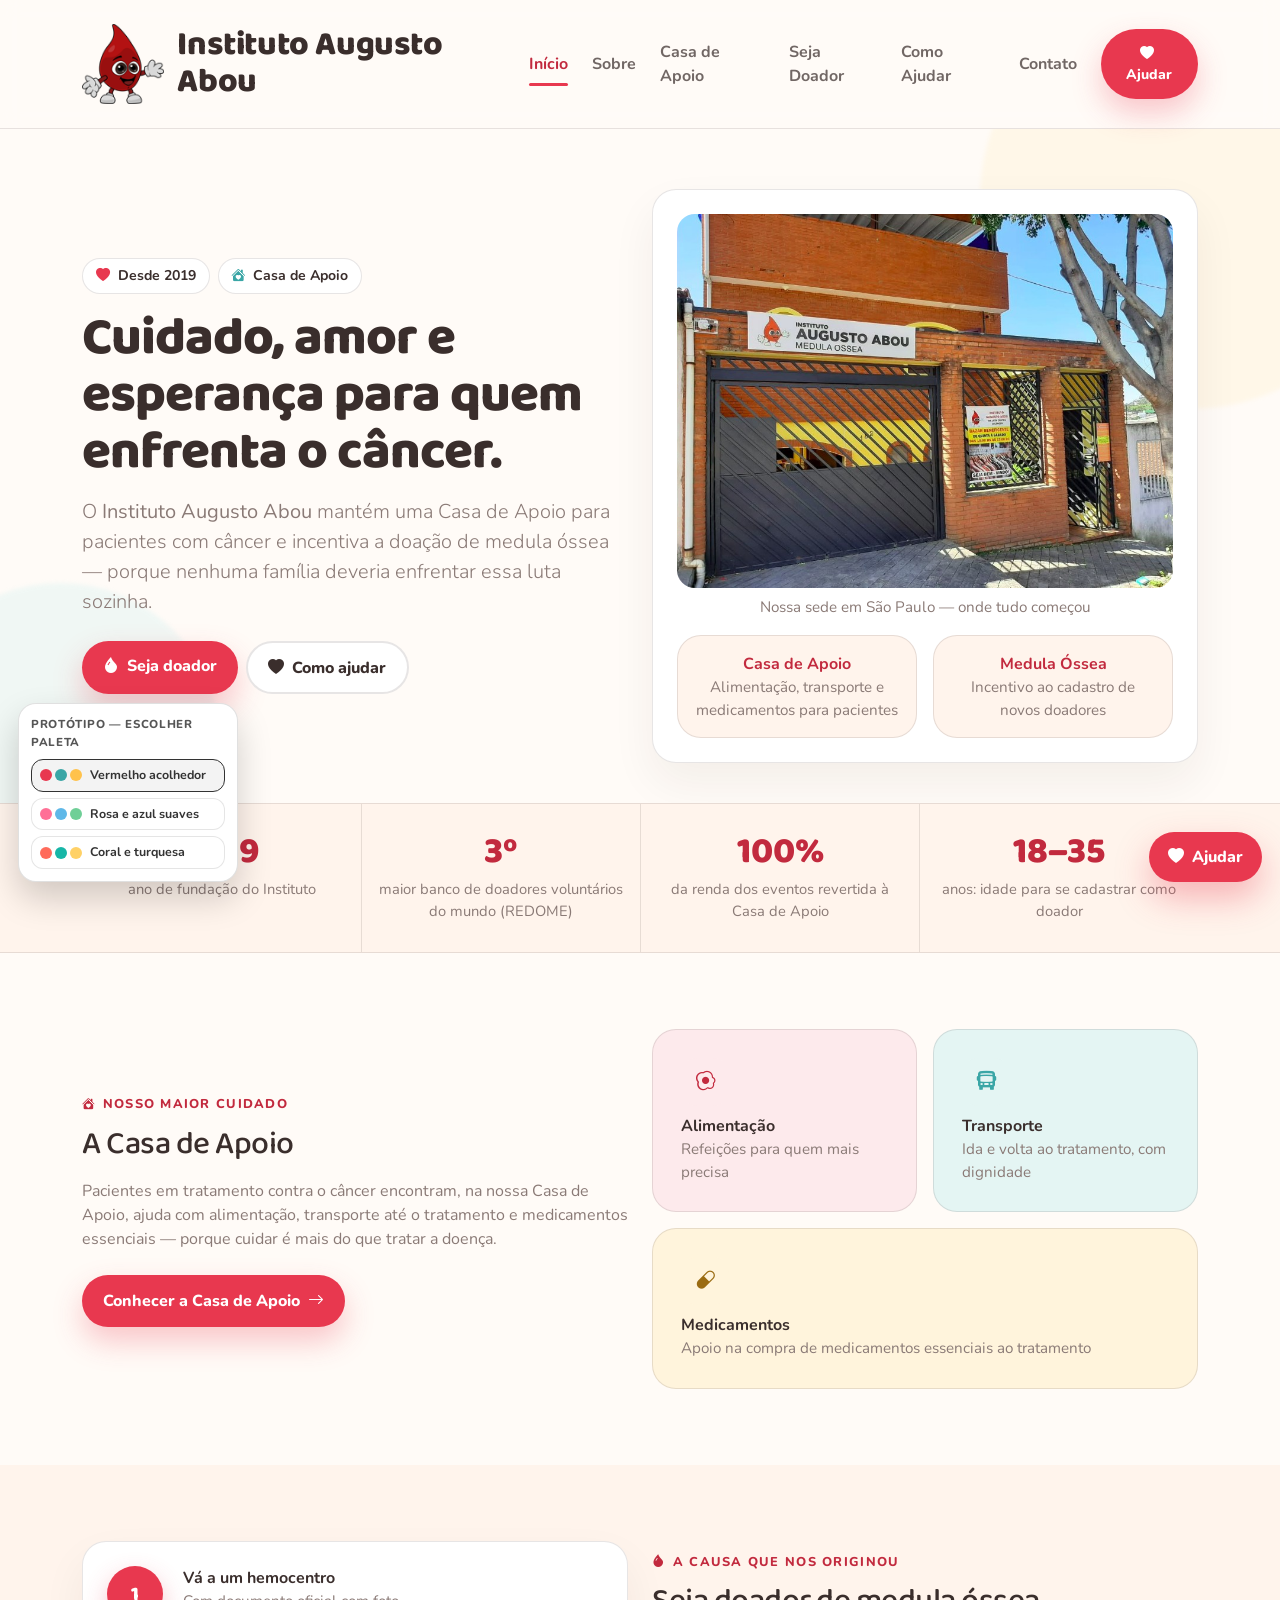
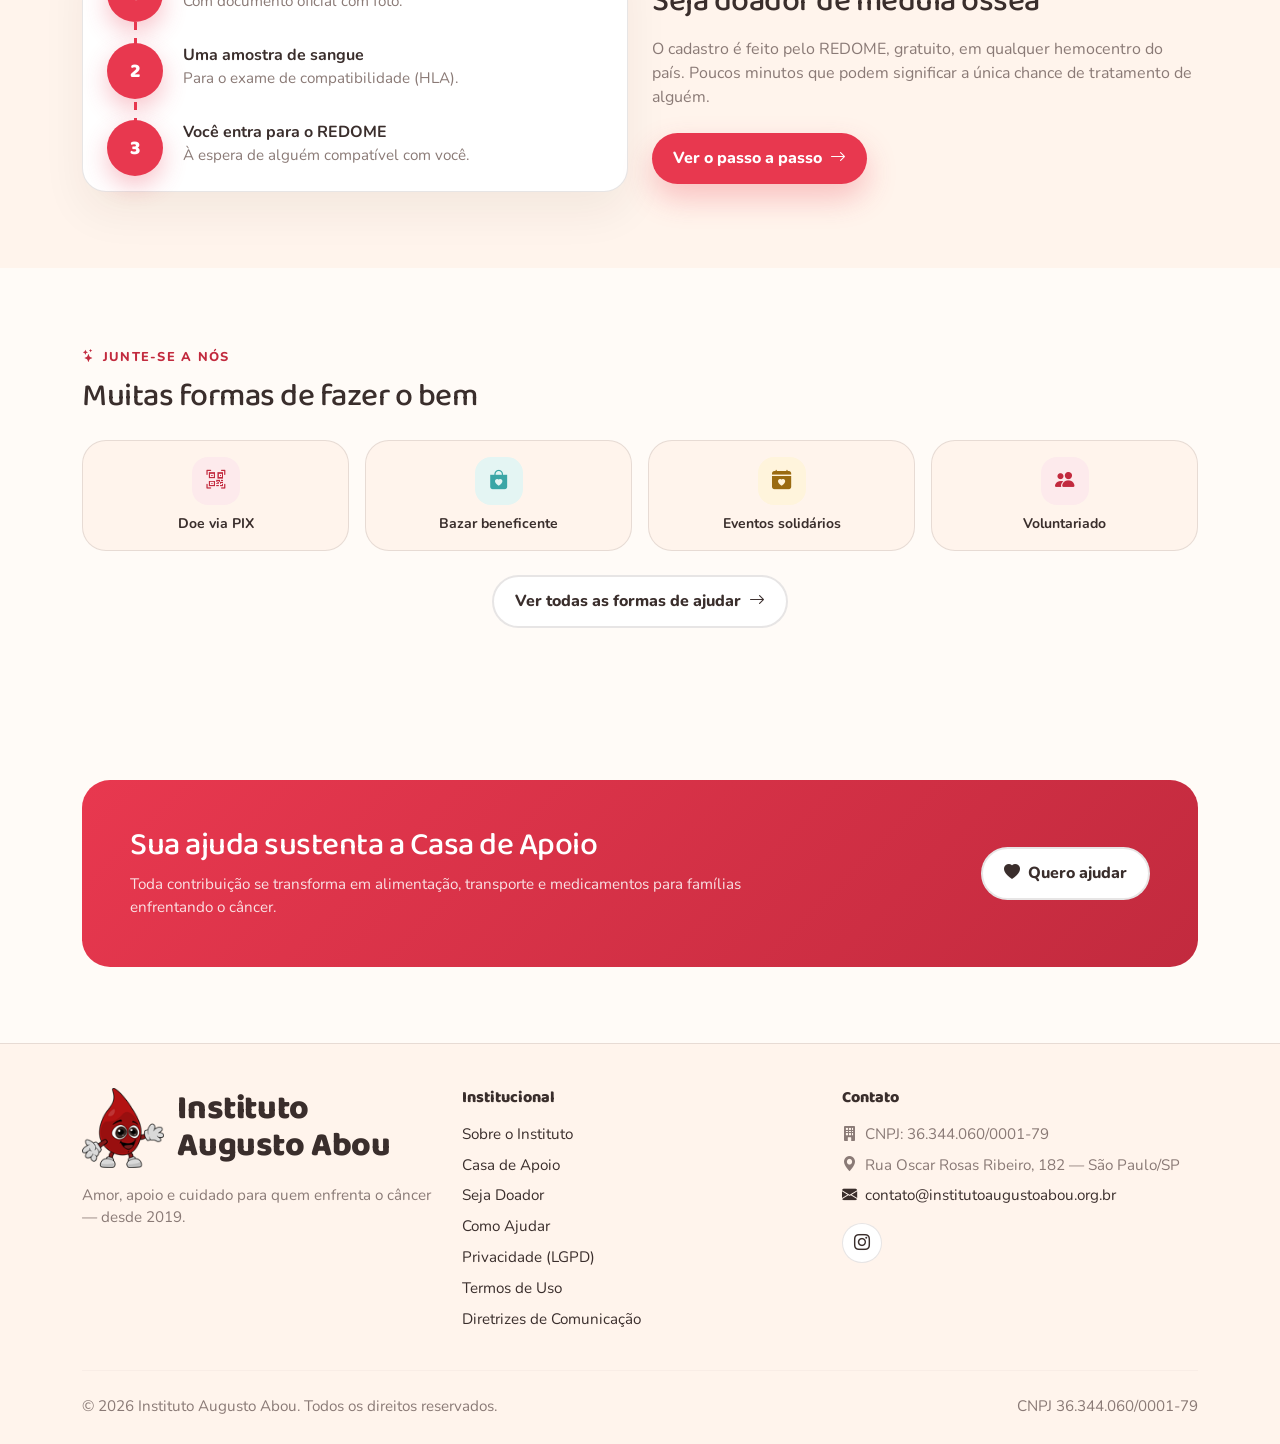
<file: index.html>
<!doctype html>
<html lang="pt-br">
<head>
  <meta charset="utf-8" />
  <meta name="viewport" content="width=device-width, initial-scale=1" />
  <script>(function(){try{var p=localStorage.getItem("palette");if(p)document.documentElement.setAttribute("data-palette",p);}catch(e){}})();</script>

  <title>Instituto Augusto Abou — Amor e Apoio na Luta Contra o Câncer</title>
  <meta name="description" content="Instituto Augusto Abou: Casa de Apoio, incentivo à doação de medula óssea e ações solidárias para quem enfrenta o câncer. Desde 2019, transformando cuidado em esperança." />
  <meta name="theme-color" content="#E8384F" />
  <link rel="canonical" href="https://institutoaugustoabou.org.br/" />

  <meta property="og:title" content="Instituto Augusto Abou" />
  <meta property="og:description" content="Amor, apoio e cuidado para quem enfrenta o câncer. Conheça a Casa de Apoio e seja um doador de medula óssea." />
  <meta property="og:type" content="website" />
  <meta property="og:image" content="assets/img/mascote.png" />
  <meta property="og:locale" content="pt_BR" />

  <link rel="icon" href="assets/img/mascote.png" type="image/png" />

  <link rel="preconnect" href="https://fonts.googleapis.com">
  <link rel="preconnect" href="https://fonts.gstatic.com" crossorigin>
  <link href="https://fonts.googleapis.com/css2?family=Baloo+2:wght@600;700;800&family=Nunito:wght@400;600;700;800&display=swap" rel="stylesheet">

  <link href="https://cdn.jsdelivr.net/npm/bootstrap@5.3.3/dist/css/bootstrap.min.css" rel="stylesheet"/>
  <link rel="stylesheet" href="https://cdn.jsdelivr.net/npm/bootstrap-icons@1.11.3/font/bootstrap-icons.min.css">
  <link rel="stylesheet" href="assets/css/styles.css?v=2" />

  <script type="application/ld+json">
  {
    "@context":"https://schema.org",
    "@type":"NGO",
    "name":"Instituto Augusto Abou",
    "identifier":"CNPJ 36.344.060/0001-79",
    "description":"Instituto dedicado ao apoio de pacientes com câncer e à conscientização sobre doação de medula óssea.",
    "foundingDate":"2019-11-23",
    "address":{
      "@type":"PostalAddress",
      "streetAddress":"Rua Oscar Rosas Ribeiro, 182",
      "addressLocality":"São Paulo",
      "addressRegion":"SP",
      "addressCountry":"BR"
    },
    "email":"contato@institutoaugustoabou.org.br",
    "sameAs":["https://www.instagram.com/institutoaugustoabou/"]
  }
  </script>
</head>

<body data-page="home">
  <div data-include="nav"></div>

  <!-- HERO -->
  <header class="hero anchor">
    <div class="hero-blob" style="width:420px;height:420px;background:var(--accent-tint);top:-140px;right:-120px;"></div>
    <div class="hero-blob" style="width:320px;height:320px;background:var(--support-tint);bottom:-100px;left:-100px;"></div>
    <div class="container position-relative">
      <div class="row g-4 align-items-center">
        <div class="col-lg-6 reveal">
          <div class="d-flex flex-wrap gap-2 mb-3">
            <span class="pill"><i class="bi bi-heart-fill" style="color:var(--brand)"></i> Desde 2019</span>
            <span class="pill"><i class="bi bi-house-heart-fill" style="color:var(--support)"></i> Casa de Apoio</span>
          </div>

          <h1 class="display-headline mb-3">
            Cuidado, amor e esperança para quem enfrenta o câncer.
          </h1>

          <p class="lead lead-soft mb-4">
            O <b>Instituto Augusto Abou</b> mantém uma Casa de Apoio para pacientes com câncer e incentiva
            a doação de medula óssea — porque nenhuma família deveria enfrentar essa luta sozinha.
          </p>

          <div class="d-flex flex-wrap gap-2">
            <a class="btn btn-brand" href="seja-doador.html"><i class="bi bi-droplet-fill me-1"></i> Seja doador</a>
            <a class="btn btn-ghost" href="como-ajudar.html"><i class="bi bi-heart-fill me-1"></i> Como ajudar</a>
          </div>
        </div>

        <div class="col-lg-6 reveal">
          <div class="card-soft p-4 text-center">
            <img src="assets/img/sede-instituto.jpg" alt="Sede do Instituto Augusto Abou, em São Paulo" class="img-fluid mb-2" style="border-radius:18px;">
            <p class="mini mb-3">Nossa sede em São Paulo — onde tudo começou</p>
            <div class="row g-3">
              <div class="col-6">
                <div class="card-tint p-3">
                  <div class="fw-bold" style="color:var(--brand-dark);">Casa de Apoio</div>
                  <div class="mini">Alimentação, transporte e medicamentos para pacientes</div>
                </div>
              </div>
              <div class="col-6">
                <div class="card-tint p-3">
                  <div class="fw-bold" style="color:var(--brand-dark);">Medula Óssea</div>
                  <div class="mini">Incentivo ao cadastro de novos doadores</div>
                </div>
              </div>
            </div>
          </div>
        </div>
      </div>
    </div>
  </header>

  <!-- STAT STRIP -->
  <section class="stat-strip">
    <div class="container">
      <div class="row g-0">
        <div class="col-6 col-md-3 stat-item reveal">
          <div class="stat-num">2019</div>
          <div class="stat-label">ano de fundação do Instituto</div>
        </div>
        <div class="col-6 col-md-3 stat-item stat-divider reveal">
          <div class="stat-num">3º</div>
          <div class="stat-label">maior banco de doadores voluntários do mundo (REDOME)</div>
        </div>
        <div class="col-6 col-md-3 stat-item stat-divider reveal">
          <div class="stat-num">100%</div>
          <div class="stat-label">da renda dos eventos revertida à Casa de Apoio</div>
        </div>
        <div class="col-6 col-md-3 stat-item stat-divider reveal">
          <div class="stat-num">18–35</div>
          <div class="stat-label">anos: idade para se cadastrar como doador</div>
        </div>
      </div>
    </div>
  </section>

  <!-- TEASER: CASA DE APOIO -->
  <section class="section anchor">
    <div class="container">
      <div class="row g-4 align-items-center">
        <div class="col-lg-6 reveal">
          <span class="eyebrow"><i class="bi bi-house-heart-fill"></i> Nosso maior cuidado</span>
          <h2 class="section-title h2 mb-3">A Casa de Apoio</h2>
          <p class="lead-soft mb-4">
            Pacientes em tratamento contra o câncer encontram, na nossa Casa de Apoio, ajuda com
            alimentação, transporte até o tratamento e medicamentos essenciais — porque cuidar é
            mais do que tratar a doença.
          </p>
          <a class="btn btn-brand" href="casa-de-apoio.html">Conhecer a Casa de Apoio <i class="bi bi-arrow-right ms-1"></i></a>
        </div>
        <div class="col-lg-6 reveal">
          <div class="row g-3">
            <div class="col-6">
              <div class="program-card tone-brand">
                <div class="iconbox mb-2"><i class="bi bi-egg-fried"></i></div>
                <div class="fw-bold">Alimentação</div>
                <div class="mini">Refeições para quem mais precisa</div>
              </div>
            </div>
            <div class="col-6">
              <div class="program-card tone-support">
                <div class="iconbox support mb-2"><i class="bi bi-bus-front-fill"></i></div>
                <div class="fw-bold">Transporte</div>
                <div class="mini">Ida e volta ao tratamento, com dignidade</div>
              </div>
            </div>
            <div class="col-12">
              <div class="program-card tone-accent">
                <div class="iconbox accent mb-2"><i class="bi bi-capsule"></i></div>
                <div class="fw-bold">Medicamentos</div>
                <div class="mini">Apoio na compra de medicamentos essenciais ao tratamento</div>
              </div>
            </div>
          </div>
        </div>
      </div>
    </div>
  </section>

  <!-- TEASER: SEJA DOADOR -->
  <section class="section anchor" style="background:var(--surface-soft);">
    <div class="container">
      <div class="row g-4 align-items-center">
        <div class="col-lg-6 order-lg-2 reveal">
          <span class="eyebrow"><i class="bi bi-droplet-fill"></i> A causa que nos originou</span>
          <h2 class="section-title h2 mb-3">Seja doador de medula óssea</h2>
          <p class="lead-soft mb-4">
            O cadastro é feito pelo REDOME, gratuito, em qualquer hemocentro do país. Poucos minutos
            que podem significar a única chance de tratamento de alguém.
          </p>
          <a class="btn btn-brand" href="seja-doador.html">Ver o passo a passo <i class="bi bi-arrow-right ms-1"></i></a>
        </div>
        <div class="col-lg-6 order-lg-1 reveal">
          <div class="card-soft p-4">
            <div class="timeline mb-0">
              <div class="timeline-step">
                <div class="timeline-num">1</div>
                <div class="fw-bold">Vá a um hemocentro</div>
                <div class="mini">Com documento oficial com foto.</div>
              </div>
              <div class="timeline-step">
                <div class="timeline-num">2</div>
                <div class="fw-bold">Uma amostra de sangue</div>
                <div class="mini">Para o exame de compatibilidade (HLA).</div>
              </div>
              <div class="timeline-step">
                <div class="timeline-num">3</div>
                <div class="fw-bold">Você entra para o REDOME</div>
                <div class="mini">À espera de alguém compatível com você.</div>
              </div>
            </div>
          </div>
        </div>
      </div>
    </div>
  </section>

  <!-- TEASER: COMO AJUDAR -->
  <section class="section anchor">
    <div class="container">
      <span class="eyebrow"><i class="bi bi-stars"></i> Junte-se a nós</span>
      <h2 class="section-title h2 mb-4">Muitas formas de fazer o bem</h2>
      <div class="row g-3">
        <div class="col-md-3 col-6 reveal">
          <div class="card-tint p-3 h-100 text-center">
            <div class="iconbox mx-auto mb-2"><i class="bi bi-qr-code-scan"></i></div>
            <div class="fw-bold small">Doe via PIX</div>
          </div>
        </div>
        <div class="col-md-3 col-6 reveal">
          <div class="card-tint p-3 h-100 text-center">
            <div class="iconbox support mx-auto mb-2"><i class="bi bi-bag-heart-fill"></i></div>
            <div class="fw-bold small">Bazar beneficente</div>
          </div>
        </div>
        <div class="col-md-3 col-6 reveal">
          <div class="card-tint p-3 h-100 text-center">
            <div class="iconbox accent mx-auto mb-2"><i class="bi bi-calendar-heart-fill"></i></div>
            <div class="fw-bold small">Eventos solidários</div>
          </div>
        </div>
        <div class="col-md-3 col-6 reveal">
          <div class="card-tint p-3 h-100 text-center">
            <div class="iconbox mx-auto mb-2"><i class="bi bi-people-fill"></i></div>
            <div class="fw-bold small">Voluntariado</div>
          </div>
        </div>
      </div>
      <div class="text-center mt-4 reveal">
        <a class="btn btn-ghost" href="como-ajudar.html">Ver todas as formas de ajudar <i class="bi bi-arrow-right ms-1"></i></a>
      </div>
    </div>
  </section>

  <!-- CTA -->
  <section class="section anchor">
    <div class="container">
      <div class="cta-banner reveal">
        <div class="row align-items-center g-4">
          <div class="col-lg-8">
            <h2 class="section-title h2 text-white mb-2">Sua ajuda sustenta a Casa de Apoio</h2>
            <p class="mini mb-0">Toda contribuição se transforma em alimentação, transporte e medicamentos para famílias enfrentando o câncer.</p>
          </div>
          <div class="col-lg-4 text-lg-end">
            <a class="btn btn-ghost" href="como-ajudar.html" style="background:#fff;"><i class="bi bi-heart-fill me-1"></i> Quero ajudar</a>
          </div>
        </div>
      </div>
    </div>
  </section>

  <a class="fab-support" href="como-ajudar.html"><i class="bi bi-heart-fill"></i> Ajudar</a>

  <div data-include="footer"></div>

  <script src="https://cdn.jsdelivr.net/npm/bootstrap@5.3.3/dist/js/bootstrap.bundle.min.js"></script>
  <script src="assets/js/include.js?v=2"></script>
  <script src="assets/js/main.js?v=2"></script>
</body>
</html>
</file>
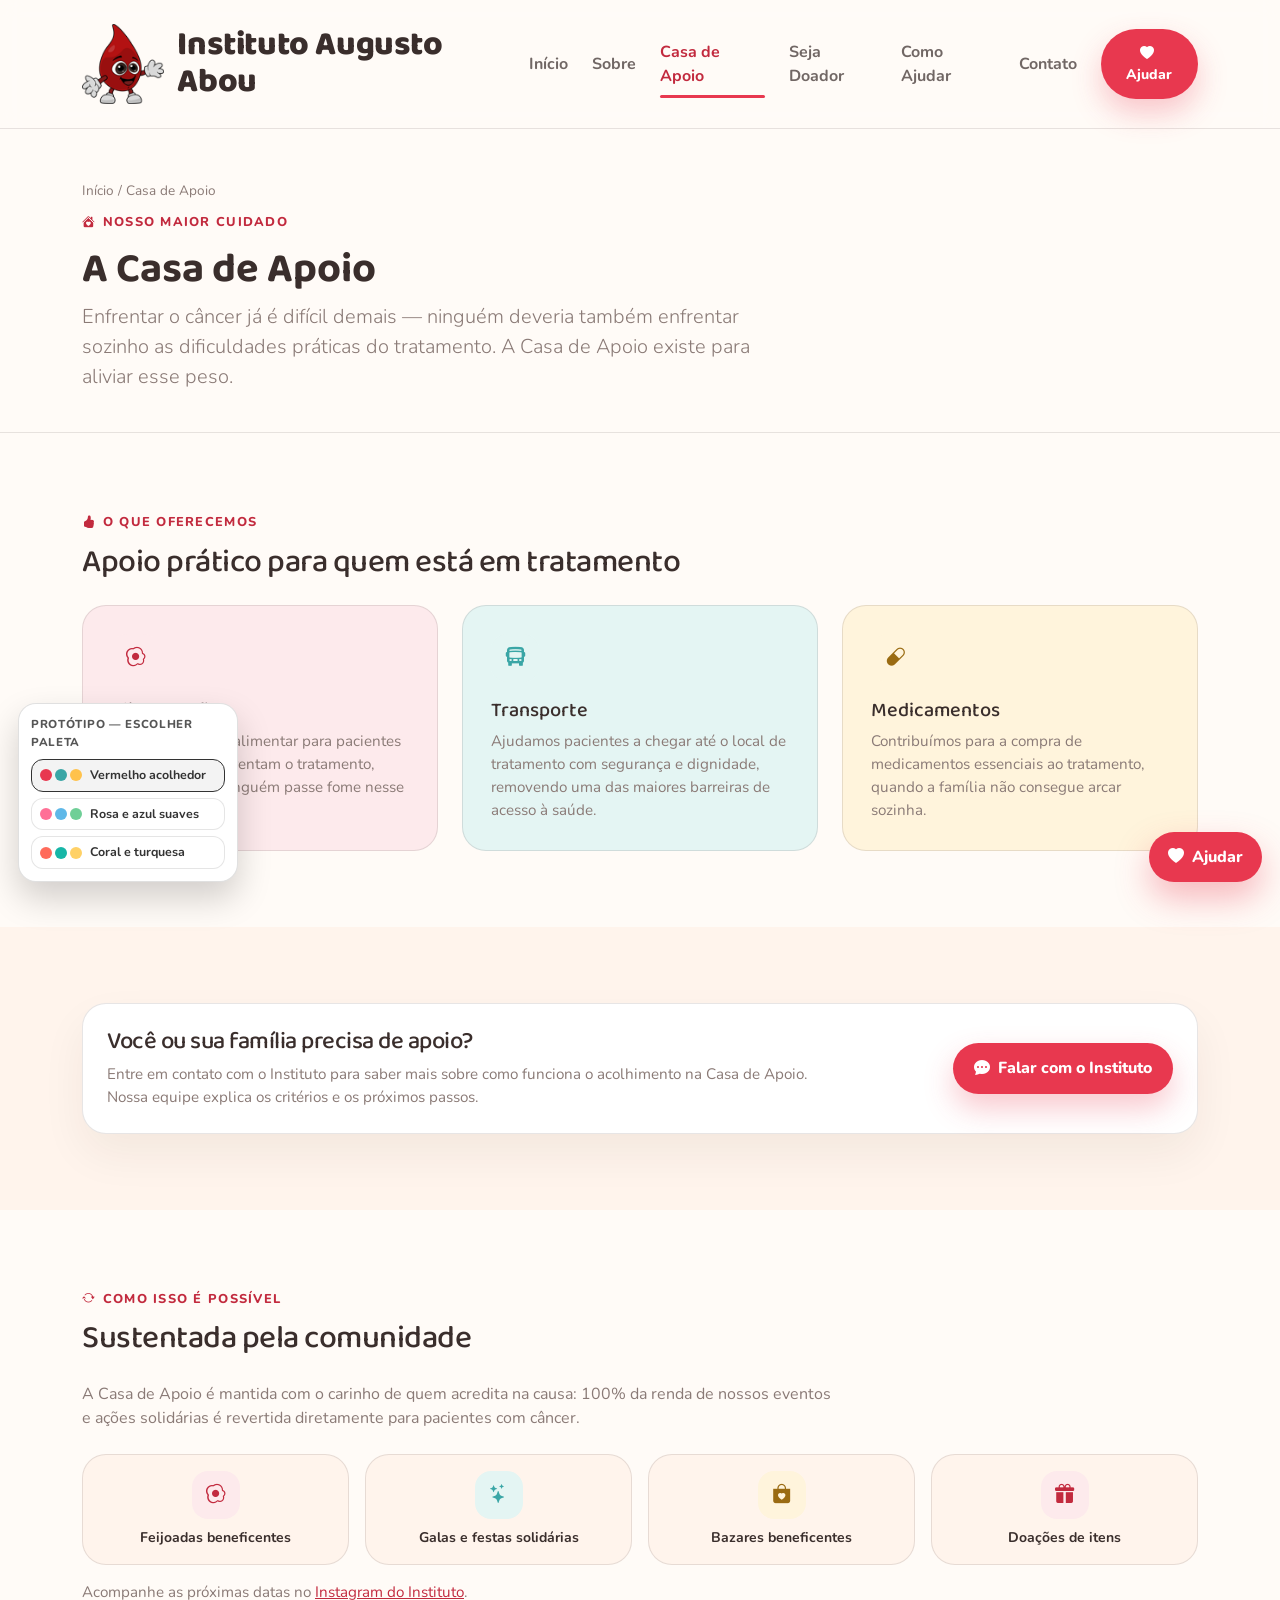
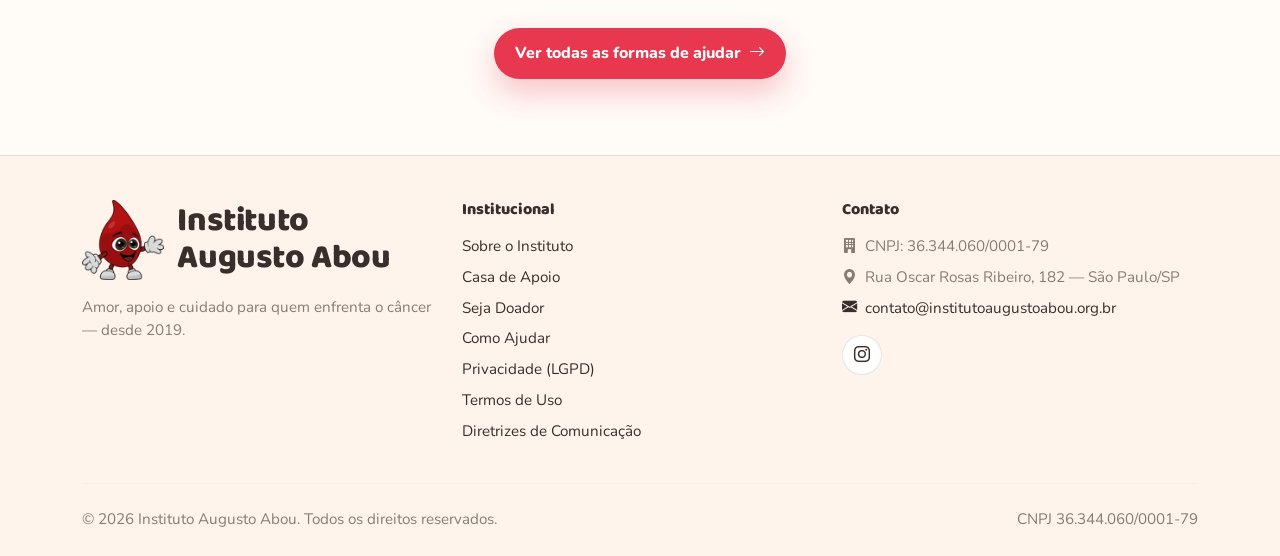
<file: casa-de-apoio.html>
<!doctype html>
<html lang="pt-br">
<head>
  <meta charset="utf-8" />
  <meta name="viewport" content="width=device-width, initial-scale=1" />
  <script>(function(){try{var p=localStorage.getItem("palette");if(p)document.documentElement.setAttribute("data-palette",p);}catch(e){}})();</script>
  <title>Casa de Apoio — Instituto Augusto Abou</title>
  <meta name="description" content="A Casa de Apoio do Instituto Augusto Abou oferece alimentação, transporte e medicamentos para pacientes com câncer e suas famílias." />
  <meta name="theme-color" content="#E8384F" />
  <link rel="canonical" href="https://institutoaugustoabou.org.br/casa-de-apoio.html" />
  <link rel="icon" href="assets/img/mascote.png" type="image/png" />

  <link rel="preconnect" href="https://fonts.googleapis.com">
  <link rel="preconnect" href="https://fonts.gstatic.com" crossorigin>
  <link href="https://fonts.googleapis.com/css2?family=Baloo+2:wght@600;700;800&family=Nunito:wght@400;600;700;800&display=swap" rel="stylesheet">

  <link href="https://cdn.jsdelivr.net/npm/bootstrap@5.3.3/dist/css/bootstrap.min.css" rel="stylesheet"/>
  <link rel="stylesheet" href="https://cdn.jsdelivr.net/npm/bootstrap-icons@1.11.3/font/bootstrap-icons.min.css">
  <link rel="stylesheet" href="assets/css/styles.css?v=2" />
</head>

<body data-page="casa-de-apoio">
  <div data-include="nav"></div>

  <header class="page-hero anchor">
    <div class="container">
      <div class="breadcrumb-mini mb-2"><a href="index.html">Início</a> / Casa de Apoio</div>
      <span class="eyebrow"><i class="bi bi-house-heart-fill"></i> Nosso maior cuidado</span>
      <h1>A Casa de Apoio</h1>
      <p class="lead lead-soft mb-0" style="max-width:720px;">
        Enfrentar o câncer já é difícil demais — ninguém deveria também enfrentar sozinho as
        dificuldades práticas do tratamento. A Casa de Apoio existe para aliviar esse peso.
      </p>
    </div>
  </header>

  <!-- O QUE OFERECEMOS -->
  <section class="section anchor">
    <div class="container">
      <span class="eyebrow"><i class="bi bi-hand-thumbs-up-fill"></i> O que oferecemos</span>
      <h2 class="section-title h2 mb-4">Apoio prático para quem está em tratamento</h2>

      <div class="row g-4">
        <div class="col-md-4 reveal">
          <div class="program-card tone-brand h-100">
            <div class="iconbox mb-3"><i class="bi bi-egg-fried"></i></div>
            <h3 class="h5 mb-2">Alimentação</h3>
            <p class="mini mb-0">Refeições e apoio alimentar para pacientes e famílias que enfrentam o tratamento, garantindo que ninguém passe fome nesse momento.</p>
          </div>
        </div>
        <div class="col-md-4 reveal">
          <div class="program-card tone-support h-100">
            <div class="iconbox support mb-3"><i class="bi bi-bus-front-fill"></i></div>
            <h3 class="h5 mb-2">Transporte</h3>
            <p class="mini mb-0">Ajudamos pacientes a chegar até o local de tratamento com segurança e dignidade, removendo uma das maiores barreiras de acesso à saúde.</p>
          </div>
        </div>
        <div class="col-md-4 reveal">
          <div class="program-card tone-accent h-100">
            <div class="iconbox accent mb-3"><i class="bi bi-capsule"></i></div>
            <h3 class="h5 mb-2">Medicamentos</h3>
            <p class="mini mb-0">Contribuímos para a compra de medicamentos essenciais ao tratamento, quando a família não consegue arcar sozinha.</p>
          </div>
        </div>
      </div>
    </div>
  </section>

  <!-- PRECISA DE APOIO -->
  <section class="section anchor" style="background:var(--surface-soft);">
    <div class="container">
      <div class="card-soft p-4 reveal">
        <div class="row g-4 align-items-center">
          <div class="col-lg-8">
            <h3 class="section-title h4 mb-2">Você ou sua família precisa de apoio?</h3>
            <p class="mini mb-0">
              Entre em contato com o Instituto para saber mais sobre como funciona o acolhimento na
              Casa de Apoio. Nossa equipe explica os critérios e os próximos passos.
            </p>
          </div>
          <div class="col-lg-4 text-lg-end">
            <a class="btn btn-brand" href="contato.html"><i class="bi bi-chat-dots-fill me-1"></i> Falar com o Instituto</a>
          </div>
        </div>
      </div>
    </div>
  </section>

  <!-- COMO SUSTENTAMOS -->
  <section class="section anchor">
    <div class="container">
      <span class="eyebrow"><i class="bi bi-arrow-repeat"></i> Como isso é possível</span>
      <h2 class="section-title h2 mb-4">Sustentada pela comunidade</h2>
      <p class="lead-soft mb-4" style="max-width:760px;">
        A Casa de Apoio é mantida com o carinho de quem acredita na causa: 100% da renda de nossos
        eventos e ações solidárias é revertida diretamente para pacientes com câncer.
      </p>

      <div class="row g-3">
        <div class="col-md-3 col-6 reveal">
          <div class="card-tint p-3 h-100 text-center">
            <div class="iconbox mx-auto mb-2"><i class="bi bi-egg-fried"></i></div>
            <div class="fw-bold small">Feijoadas beneficentes</div>
          </div>
        </div>
        <div class="col-md-3 col-6 reveal">
          <div class="card-tint p-3 h-100 text-center">
            <div class="iconbox support mx-auto mb-2"><i class="bi bi-stars"></i></div>
            <div class="fw-bold small">Galas e festas solidárias</div>
          </div>
        </div>
        <div class="col-md-3 col-6 reveal">
          <div class="card-tint p-3 h-100 text-center">
            <div class="iconbox accent mx-auto mb-2"><i class="bi bi-bag-heart-fill"></i></div>
            <div class="fw-bold small">Bazares beneficentes</div>
          </div>
        </div>
        <div class="col-md-3 col-6 reveal">
          <div class="card-tint p-3 h-100 text-center">
            <div class="iconbox mx-auto mb-2"><i class="bi bi-gift-fill"></i></div>
            <div class="fw-bold small">Doações de itens</div>
          </div>
        </div>
      </div>

      <div class="mini mt-3">
        Acompanhe as próximas datas no <a target="_blank" rel="noopener" href="https://www.instagram.com/institutoaugustoabou/">Instagram do Instituto</a>.
      </div>

      <div class="text-center mt-4 reveal">
        <a class="btn btn-brand" href="como-ajudar.html">Ver todas as formas de ajudar <i class="bi bi-arrow-right ms-1"></i></a>
      </div>
    </div>
  </section>

  <a class="fab-support" href="como-ajudar.html"><i class="bi bi-heart-fill"></i> Ajudar</a>

  <div data-include="footer"></div>

  <script src="https://cdn.jsdelivr.net/npm/bootstrap@5.3.3/dist/js/bootstrap.bundle.min.js"></script>
  <script src="assets/js/include.js?v=2"></script>
  <script src="assets/js/main.js?v=2"></script>
</body>
</html>
</file>
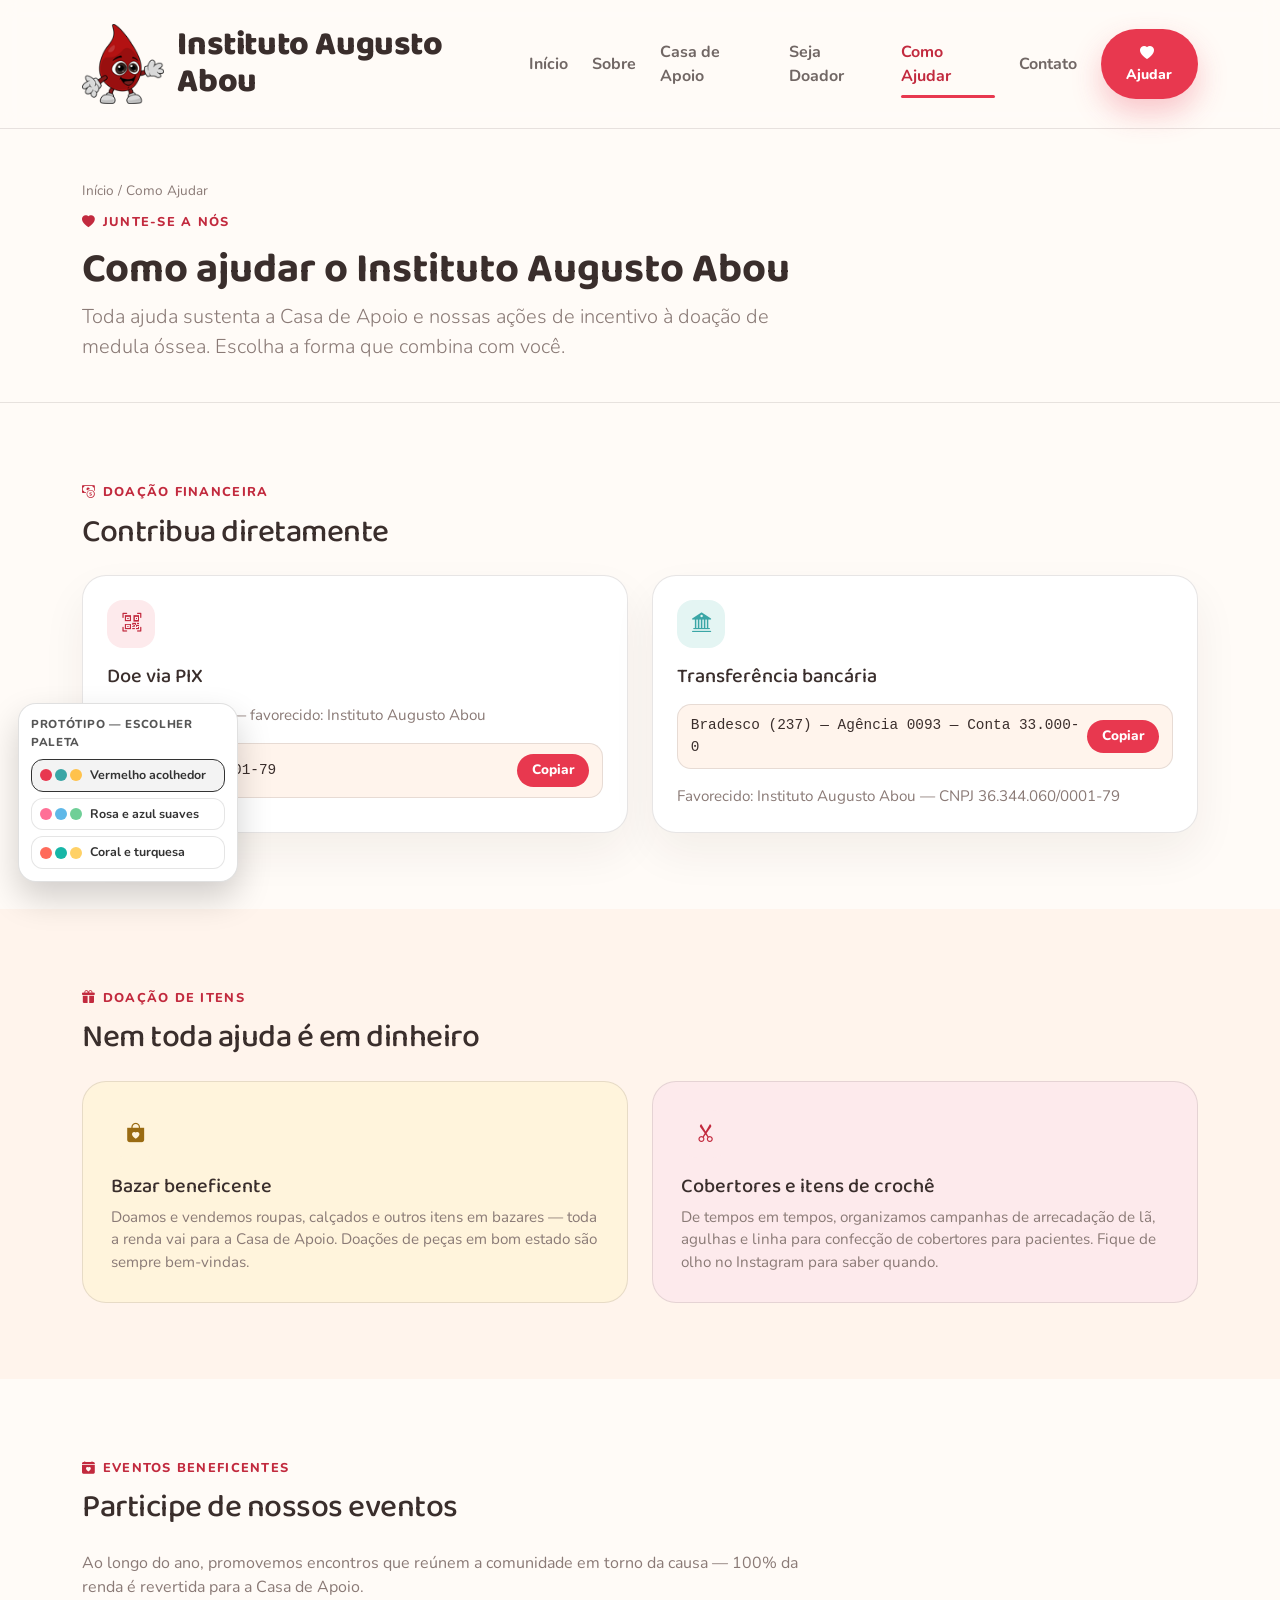
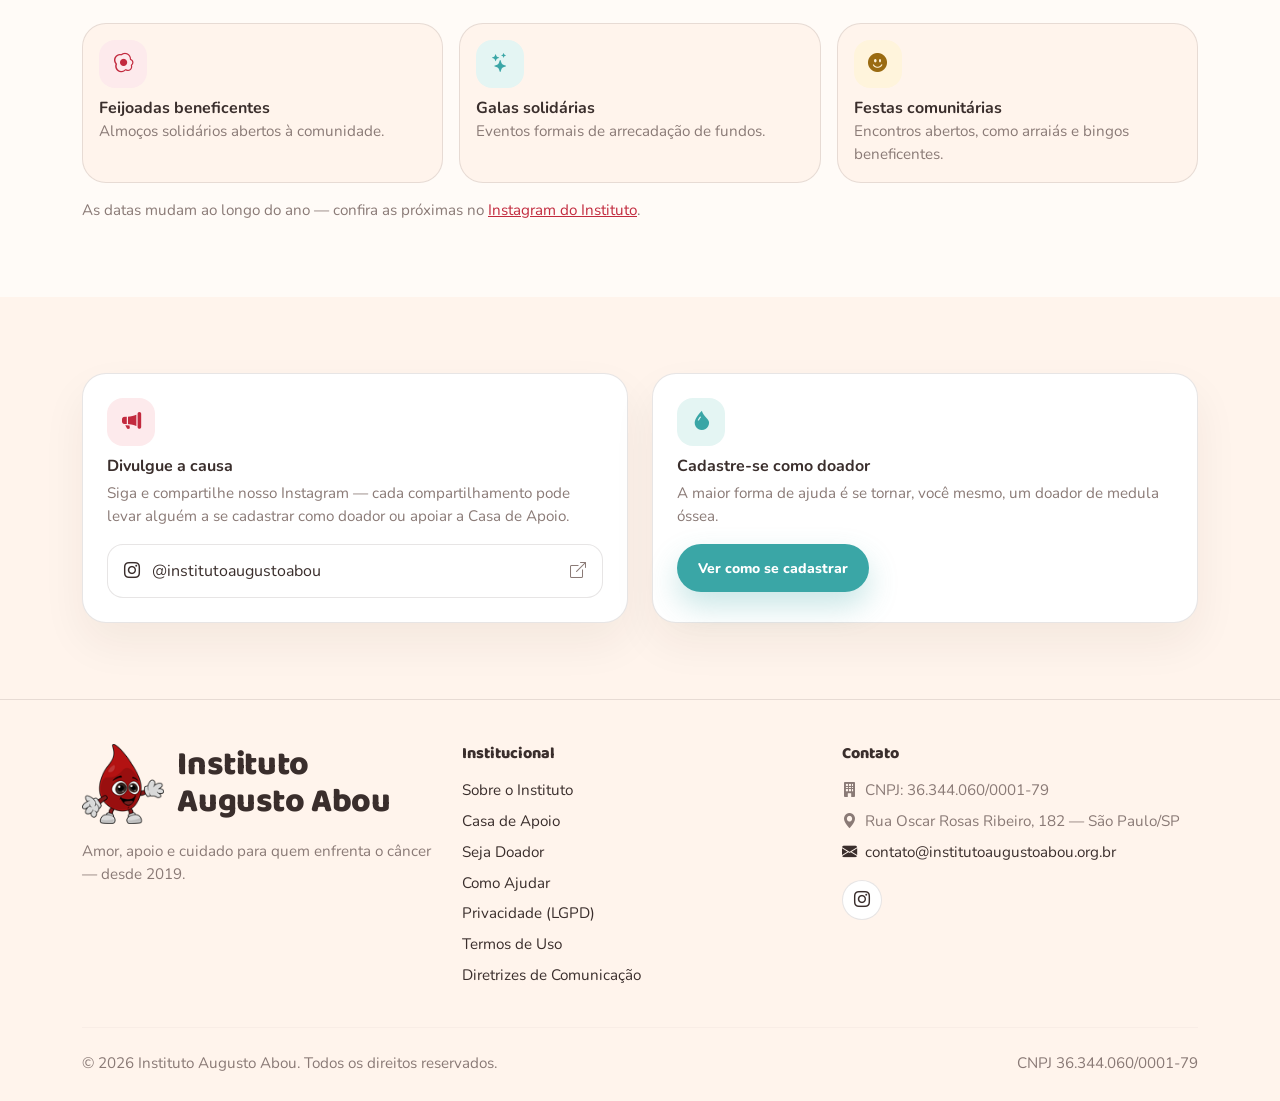
<file: como-ajudar.html>
<!doctype html>
<html lang="pt-br">
<head>
  <meta charset="utf-8" />
  <meta name="viewport" content="width=device-width, initial-scale=1" />
  <script>(function(){try{var p=localStorage.getItem("palette");if(p)document.documentElement.setAttribute("data-palette",p);}catch(e){}})();</script>
  <title>Como Ajudar — Instituto Augusto Abou</title>
  <meta name="description" content="Conheça as formas de ajudar o Instituto Augusto Abou: doação via PIX, doação de itens, eventos beneficentes e voluntariado." />
  <meta name="theme-color" content="#E8384F" />
  <link rel="canonical" href="https://institutoaugustoabou.org.br/como-ajudar.html" />
  <link rel="icon" href="assets/img/mascote.png" type="image/png" />

  <link rel="preconnect" href="https://fonts.googleapis.com">
  <link rel="preconnect" href="https://fonts.gstatic.com" crossorigin>
  <link href="https://fonts.googleapis.com/css2?family=Baloo+2:wght@600;700;800&family=Nunito:wght@400;600;700;800&display=swap" rel="stylesheet">

  <link href="https://cdn.jsdelivr.net/npm/bootstrap@5.3.3/dist/css/bootstrap.min.css" rel="stylesheet"/>
  <link rel="stylesheet" href="https://cdn.jsdelivr.net/npm/bootstrap-icons@1.11.3/font/bootstrap-icons.min.css">
  <link rel="stylesheet" href="assets/css/styles.css?v=2" />
</head>

<body data-page="como-ajudar">
  <div data-include="nav"></div>

  <header class="page-hero anchor">
    <div class="container">
      <div class="breadcrumb-mini mb-2"><a href="index.html">Início</a> / Como Ajudar</div>
      <span class="eyebrow"><i class="bi bi-heart-fill"></i> Junte-se a nós</span>
      <h1>Como ajudar o Instituto Augusto Abou</h1>
      <p class="lead lead-soft mb-0" style="max-width:720px;">
        Toda ajuda sustenta a Casa de Apoio e nossas ações de incentivo à doação de medula óssea.
        Escolha a forma que combina com você.
      </p>
    </div>
  </header>

  <!-- DOAÇÃO FINANCEIRA -->
  <section class="section anchor">
    <div class="container">
      <span class="eyebrow"><i class="bi bi-cash-coin"></i> Doação financeira</span>
      <h2 class="section-title h2 mb-4">Contribua diretamente</h2>
      <div class="row g-4">
        <div class="col-lg-6 reveal">
          <div class="card-soft p-4 h-100">
            <div class="iconbox mb-3"><i class="bi bi-qr-code-scan"></i></div>
            <h3 class="h5 mb-3">Doe via PIX</h3>
            <p class="mini mb-3">Chave PIX (CNPJ) — favorecido: Instituto Augusto Abou</p>
            <div class="copy-field">
              <code>36.344.060/0001-79</code>
              <button class="copy-btn" data-copy="36.344.060/0001-79">Copiar</button>
            </div>
          </div>
        </div>

        <div class="col-lg-6 reveal">
          <div class="card-soft p-4 h-100">
            <div class="iconbox support mb-3"><i class="bi bi-bank2"></i></div>
            <h3 class="h5 mb-3">Transferência bancária</h3>
            <div class="copy-field">
              <code>Bradesco (237) — Agência 0093 — Conta 33.000-0</code>
              <button class="copy-btn" data-copy="Bradesco (237), Agência 0093, Conta 33.000-0">Copiar</button>
            </div>
            <p class="mini mt-3 mb-0">Favorecido: Instituto Augusto Abou — CNPJ 36.344.060/0001-79</p>
          </div>
        </div>
      </div>
    </div>
  </section>

  <!-- DOAÇÃO DE ITENS -->
  <section class="section anchor" style="background:var(--surface-soft);">
    <div class="container">
      <span class="eyebrow"><i class="bi bi-gift-fill"></i> Doação de itens</span>
      <h2 class="section-title h2 mb-4">Nem toda ajuda é em dinheiro</h2>
      <div class="row g-4">
        <div class="col-md-6 reveal">
          <div class="program-card tone-accent h-100">
            <div class="iconbox accent mb-3"><i class="bi bi-bag-heart-fill"></i></div>
            <h3 class="h5 mb-2">Bazar beneficente</h3>
            <p class="mini mb-0">Doamos e vendemos roupas, calçados e outros itens em bazares — toda a renda vai para a Casa de Apoio. Doações de peças em bom estado são sempre bem-vindas.</p>
          </div>
        </div>
        <div class="col-md-6 reveal">
          <div class="program-card tone-brand h-100">
            <div class="iconbox mb-3"><i class="bi bi-scissors"></i></div>
            <h3 class="h5 mb-2">Cobertores e itens de crochê</h3>
            <p class="mini mb-0">De tempos em tempos, organizamos campanhas de arrecadação de lã, agulhas e linha para confecção de cobertores para pacientes. Fique de olho no Instagram para saber quando.</p>
          </div>
        </div>
      </div>
    </div>
  </section>

  <!-- EVENTOS -->
  <section class="section anchor">
    <div class="container">
      <span class="eyebrow"><i class="bi bi-calendar-heart-fill"></i> Eventos beneficentes</span>
      <h2 class="section-title h2 mb-4">Participe de nossos eventos</h2>
      <p class="lead-soft mb-4" style="max-width:760px;">
        Ao longo do ano, promovemos encontros que reúnem a comunidade em torno da causa — 100% da
        renda é revertida para a Casa de Apoio.
      </p>

      <div class="row g-3">
        <div class="col-md-4 reveal">
          <div class="card-tint p-3 h-100">
            <div class="iconbox mb-2"><i class="bi bi-egg-fried"></i></div>
            <div class="fw-bold">Feijoadas beneficentes</div>
            <div class="mini">Almoços solidários abertos à comunidade.</div>
          </div>
        </div>
        <div class="col-md-4 reveal">
          <div class="card-tint p-3 h-100">
            <div class="iconbox support mb-2"><i class="bi bi-stars"></i></div>
            <div class="fw-bold">Galas solidárias</div>
            <div class="mini">Eventos formais de arrecadação de fundos.</div>
          </div>
        </div>
        <div class="col-md-4 reveal">
          <div class="card-tint p-3 h-100">
            <div class="iconbox accent mb-2"><i class="bi bi-emoji-smile-fill"></i></div>
            <div class="fw-bold">Festas comunitárias</div>
            <div class="mini">Encontros abertos, como arraiás e bingos beneficentes.</div>
          </div>
        </div>
      </div>

      <div class="mini mt-3">
        As datas mudam ao longo do ano — confira as próximas no <a target="_blank" rel="noopener" href="https://www.instagram.com/institutoaugustoabou/">Instagram do Instituto</a>.
      </div>
    </div>
  </section>

  <!-- VOLUNTARIADO E DIVULGAÇÃO -->
  <section class="section anchor" style="background:var(--surface-soft);">
    <div class="container">
      <div class="row g-4">
        <div class="col-md-6 reveal">
          <div class="card-soft p-4 h-100">
            <div class="iconbox mb-2"><i class="bi bi-megaphone-fill"></i></div>
            <div class="fw-bold mb-1">Divulgue a causa</div>
            <div class="mini mb-3">Siga e compartilhe nosso Instagram — cada compartilhamento pode levar alguém a se cadastrar como doador ou apoiar a Casa de Apoio.</div>
            <a class="resource-link" target="_blank" rel="noopener" href="https://www.instagram.com/institutoaugustoabou/">
              <i class="bi bi-instagram"></i>
              <span>@institutoaugustoabou</span>
              <i class="bi bi-box-arrow-up-right"></i>
            </a>
          </div>
        </div>

        <div class="col-md-6 reveal">
          <div class="card-soft p-4 h-100">
            <div class="iconbox support mb-2"><i class="bi bi-droplet-fill"></i></div>
            <div class="fw-bold mb-1">Cadastre-se como doador</div>
            <div class="mini mb-3">A maior forma de ajuda é se tornar, você mesmo, um doador de medula óssea.</div>
            <a class="btn btn-support btn-sm" href="seja-doador.html">Ver como se cadastrar</a>
          </div>
        </div>
      </div>
    </div>
  </section>

  <div data-include="footer"></div>

  <script src="https://cdn.jsdelivr.net/npm/bootstrap@5.3.3/dist/js/bootstrap.bundle.min.js"></script>
  <script src="assets/js/include.js?v=2"></script>
  <script src="assets/js/main.js?v=2"></script>
</body>
</html>
</file>
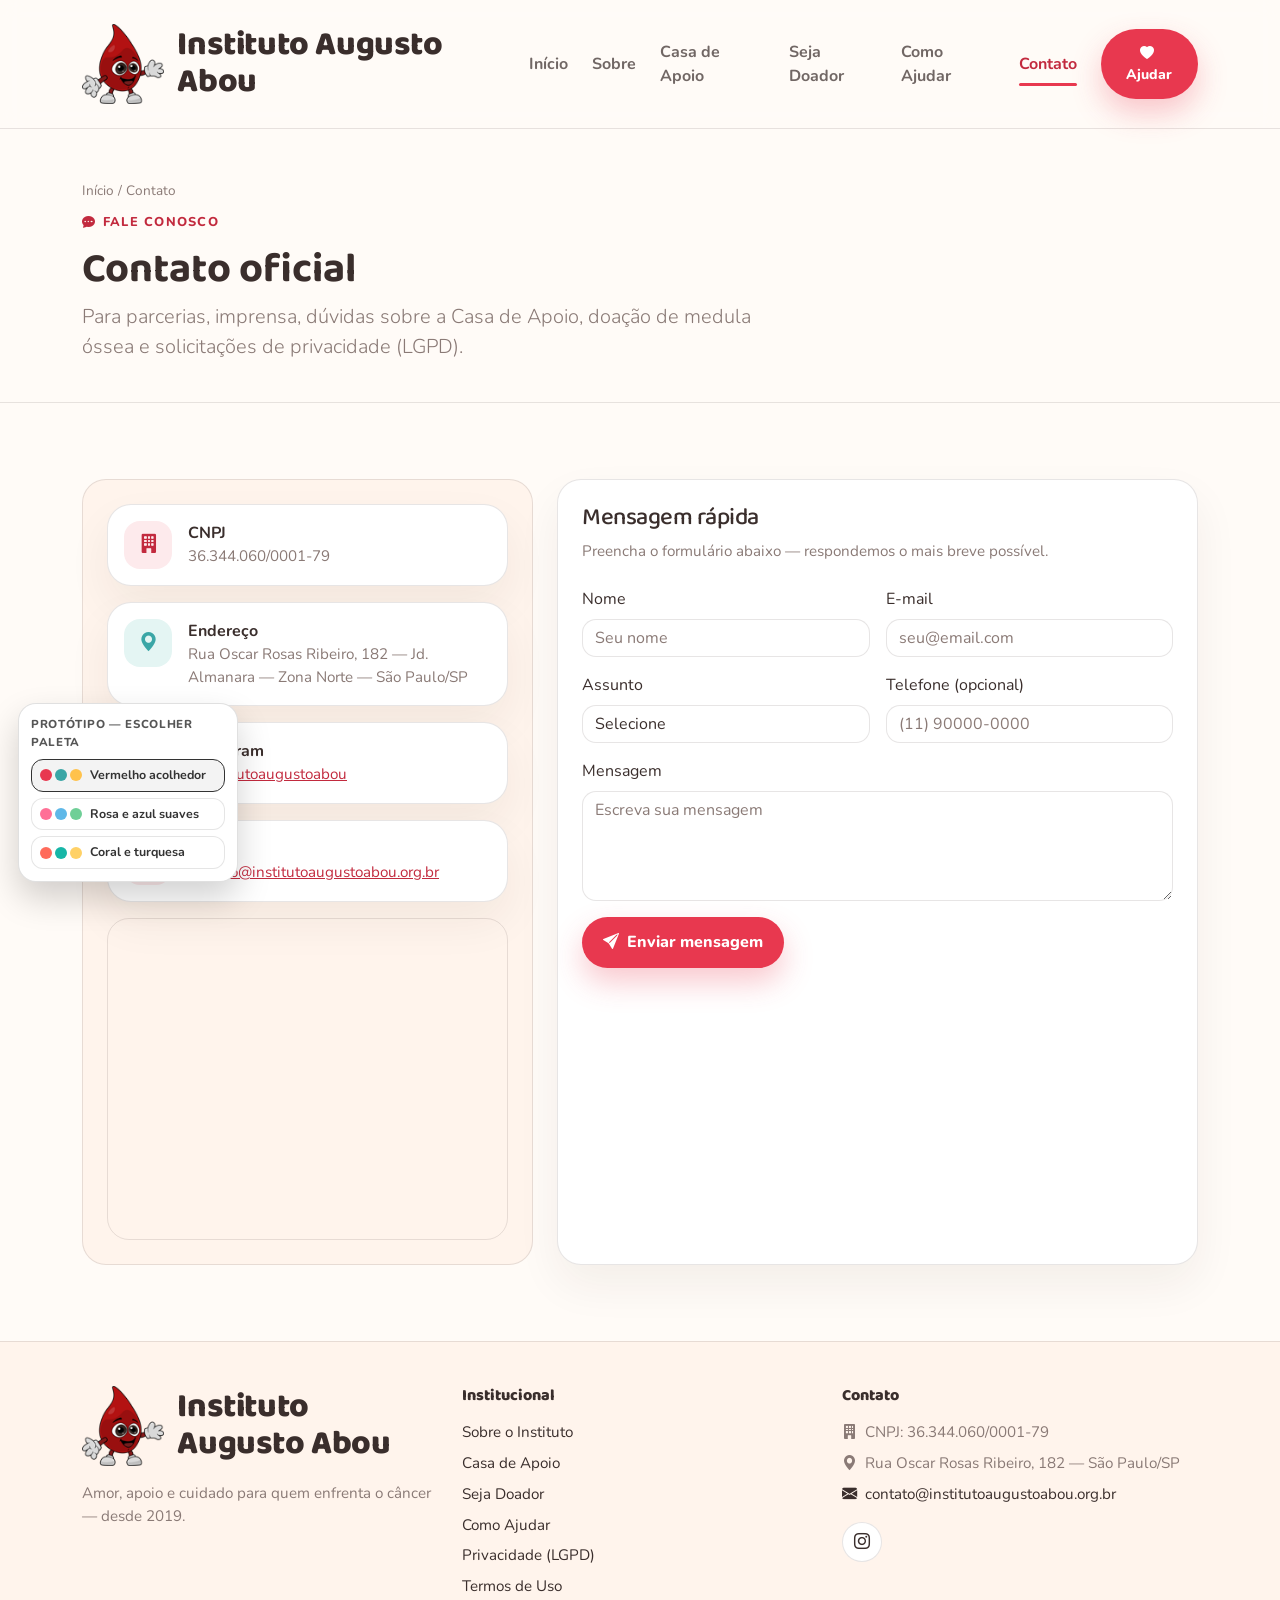
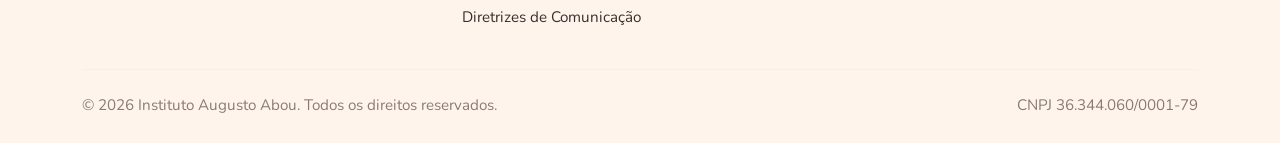
<file: contato.html>
<!doctype html>
<html lang="pt-br">
<head>
  <meta charset="utf-8" />
  <meta name="viewport" content="width=device-width, initial-scale=1" />
  <script>(function(){try{var p=localStorage.getItem("palette");if(p)document.documentElement.setAttribute("data-palette",p);}catch(e){}})();</script>
  <title>Contato — Instituto Augusto Abou</title>
  <meta name="description" content="Fale com o Instituto Augusto Abou: parcerias, imprensa, dúvidas sobre a Casa de Apoio, doação de medula óssea e solicitações de privacidade (LGPD)." />
  <meta name="theme-color" content="#E8384F" />
  <link rel="canonical" href="https://institutoaugustoabou.org.br/contato.html" />
  <link rel="icon" href="assets/img/mascote.png" type="image/png" />

  <link rel="preconnect" href="https://fonts.googleapis.com">
  <link rel="preconnect" href="https://fonts.gstatic.com" crossorigin>
  <link href="https://fonts.googleapis.com/css2?family=Baloo+2:wght@600;700;800&family=Nunito:wght@400;600;700;800&display=swap" rel="stylesheet">

  <link href="https://cdn.jsdelivr.net/npm/bootstrap@5.3.3/dist/css/bootstrap.min.css" rel="stylesheet"/>
  <link rel="stylesheet" href="https://cdn.jsdelivr.net/npm/bootstrap-icons@1.11.3/font/bootstrap-icons.min.css">
  <link rel="stylesheet" href="assets/css/styles.css?v=2" />
</head>

<body data-page="contato">
  <div data-include="nav"></div>

  <header class="page-hero anchor">
    <div class="container">
      <div class="breadcrumb-mini mb-2"><a href="index.html">Início</a> / Contato</div>
      <span class="eyebrow"><i class="bi bi-chat-dots-fill"></i> Fale conosco</span>
      <h1>Contato oficial</h1>
      <p class="lead lead-soft mb-0" style="max-width:680px;">
        Para parcerias, imprensa, dúvidas sobre a Casa de Apoio, doação de medula óssea e solicitações de privacidade (LGPD).
      </p>
    </div>
  </header>

  <section class="section anchor">
    <div class="container">
      <div class="row g-4 align-items-stretch">
        <div class="col-lg-5">
          <div class="card-tint p-4 h-100 reveal">
            <div class="card-soft p-3 mb-3">
              <div class="d-flex gap-3 align-items-start">
                <div class="iconbox"><i class="bi bi-building-fill"></i></div>
                <div>
                  <div class="fw-bold">CNPJ</div>
                  <div class="mini">36.344.060/0001-79</div>
                </div>
              </div>
            </div>

            <div class="card-soft p-3 mb-3">
              <div class="d-flex gap-3 align-items-start">
                <div class="iconbox support"><i class="bi bi-geo-alt-fill"></i></div>
                <div>
                  <div class="fw-bold">Endereço</div>
                  <div class="mini">Rua Oscar Rosas Ribeiro, 182 — Jd. Almanara — Zona Norte — São Paulo/SP</div>
                </div>
              </div>
            </div>

            <div class="card-soft p-3 mb-3">
              <div class="d-flex gap-3 align-items-start">
                <div class="iconbox accent"><i class="bi bi-instagram"></i></div>
                <div>
                  <div class="fw-bold">Instagram</div>
                  <div class="mini"><a target="_blank" rel="noopener" href="https://www.instagram.com/institutoaugustoabou/">@institutoaugustoabou</a></div>
                </div>
              </div>
            </div>

            <div class="card-soft p-3 mb-3">
              <div class="d-flex gap-3 align-items-start">
                <div class="iconbox"><i class="bi bi-envelope-fill"></i></div>
                <div>
                  <div class="fw-bold">E-mail</div>
                  <div class="mini"><a href="mailto:contato@institutoaugustoabou.org.br">contato@institutoaugustoabou.org.br</a></div>
                </div>
              </div>
            </div>

            <div class="map-frame">
              <iframe loading="lazy" referrerpolicy="no-referrer-when-downgrade"
                src="https://www.google.com/maps?q=Rua+Oscar+Rosas+Ribeiro,+182,+S%C3%A3o+Paulo,+SP&output=embed"
                title="Localização do Instituto Augusto Abou"></iframe>
            </div>
          </div>
        </div>

        <div class="col-lg-7">
          <div class="card-soft p-4 h-100 reveal">
            <h3 class="section-title h4 mb-2">Mensagem rápida</h3>
            <p class="mini mb-4">Preencha o formulário abaixo — respondemos o mais breve possível.</p>

            <!--
              TODO (antes de publicar em produção): substituir "SEU_FORM_ID" por um
              endpoint real criado gratuitamente em https://formspree.io (sem backend próprio necessário).
            -->
            <form id="contactForm" action="https://formspree.io/f/SEU_FORM_ID" method="POST">
              <div class="row g-3">
                <div class="col-md-6">
                  <label class="form-label" for="nome">Nome</label>
                  <input id="nome" name="nome" class="form-control" placeholder="Seu nome" required>
                </div>

                <div class="col-md-6">
                  <label class="form-label" for="email">E-mail</label>
                  <input id="email" name="_replyto" type="email" class="form-control" placeholder="seu@email.com" required>
                </div>

                <div class="col-md-6">
                  <label class="form-label" for="assunto">Assunto</label>
                  <select id="assunto" name="assunto" class="form-select" required>
                    <option value="" selected disabled>Selecione</option>
                    <option>Preciso de apoio (Casa de Apoio)</option>
                    <option>Quero ser doador</option>
                    <option>Parceria / Institucional</option>
                    <option>Privacidade / LGPD</option>
                    <option>Imprensa</option>
                    <option>Outro</option>
                  </select>
                </div>

                <div class="col-md-6">
                  <label class="form-label" for="telefone">Telefone (opcional)</label>
                  <input id="telefone" name="telefone" class="form-control" placeholder="(11) 90000-0000">
                </div>

                <div class="col-12">
                  <label class="form-label" for="mensagem">Mensagem</label>
                  <textarea id="mensagem" name="mensagem" class="form-control" rows="4" placeholder="Escreva sua mensagem" required></textarea>
                </div>

                <div class="col-12">
                  <button id="formSubmitBtn" type="submit" class="btn btn-brand">
                    <i class="bi bi-send-fill me-1"></i> Enviar mensagem
                  </button>
                  <div id="formStatus" class="alert mt-3" role="alert"></div>
                </div>
              </div>
            </form>
          </div>
        </div>
      </div>
    </div>
  </section>

  <div data-include="footer"></div>

  <script src="https://cdn.jsdelivr.net/npm/bootstrap@5.3.3/dist/js/bootstrap.bundle.min.js"></script>
  <script src="assets/js/include.js?v=2"></script>
  <script src="assets/js/main.js?v=2"></script>
</body>
</html>
</file>
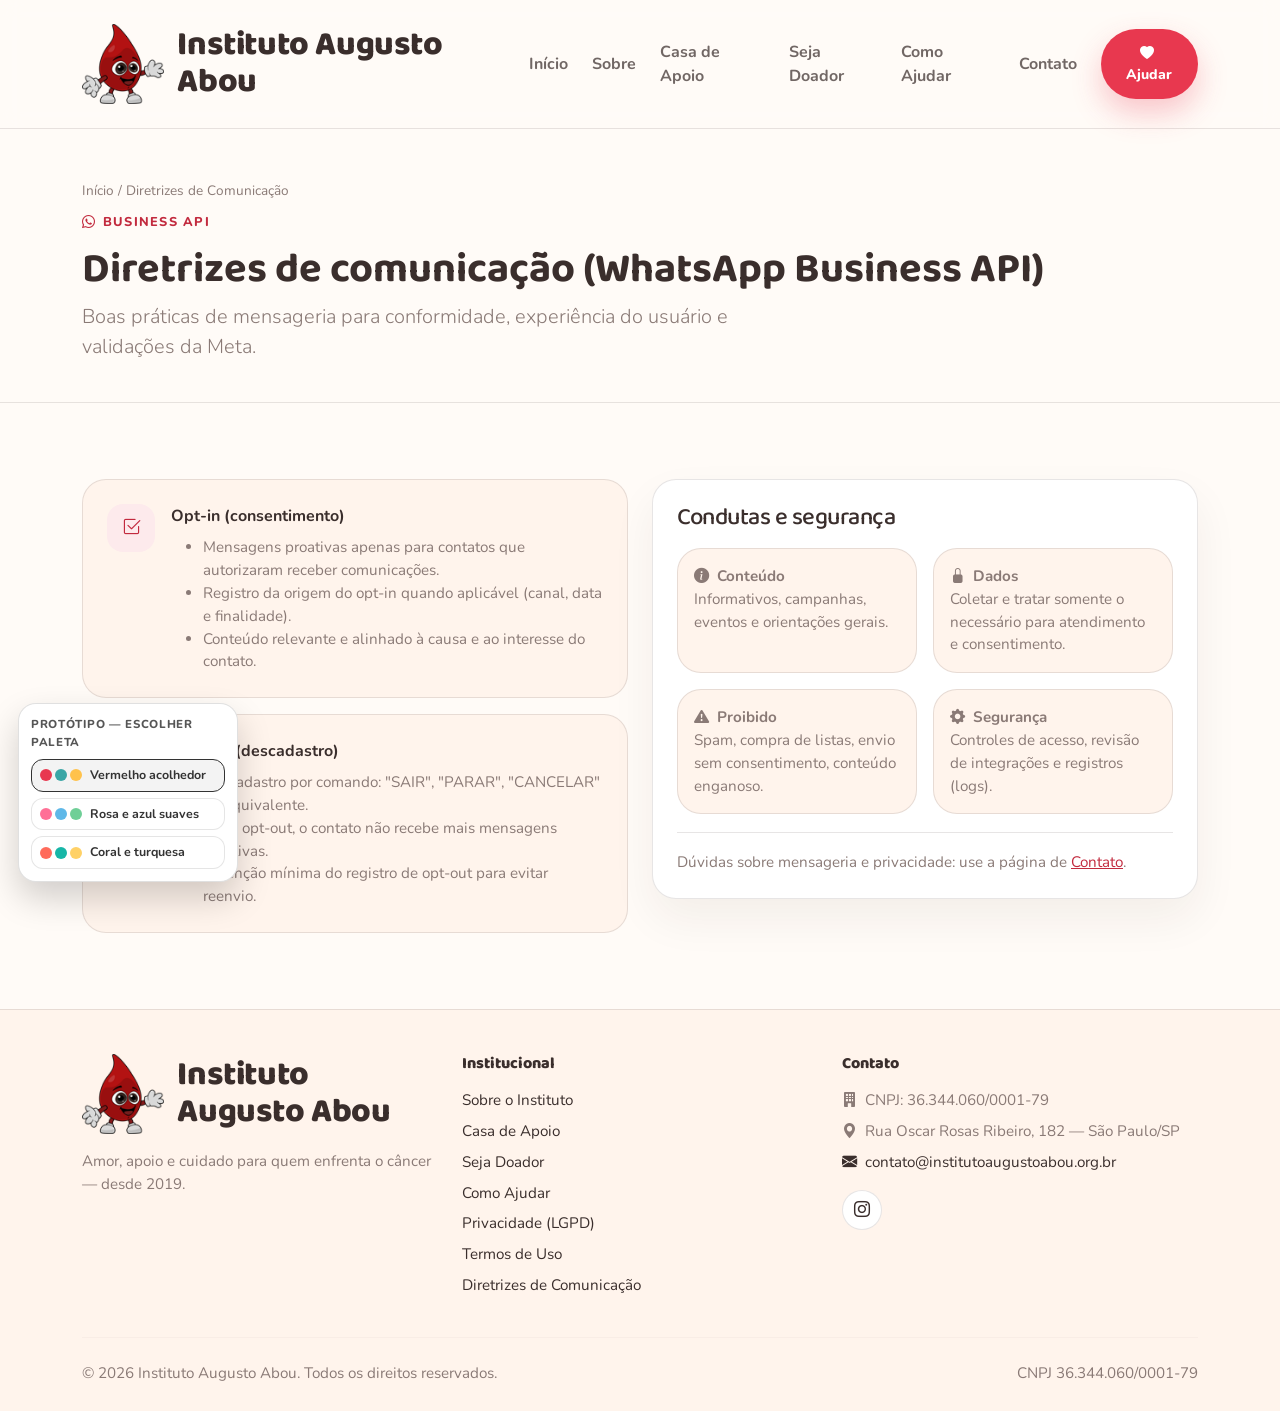
<file: diretrizes-whatsapp.html>
<!doctype html>
<html lang="pt-br">
<head>
  <meta charset="utf-8" />
  <meta name="viewport" content="width=device-width, initial-scale=1" />
  <script>(function(){try{var p=localStorage.getItem("palette");if(p)document.documentElement.setAttribute("data-palette",p);}catch(e){}})();</script>
  <title>Diretrizes de Comunicação (WhatsApp Business API) — Instituto Augusto Abou</title>
  <meta name="description" content="Boas práticas de mensageria do Instituto Augusto Abou para conformidade com o WhatsApp Business API e validações da Meta." />
  <meta name="theme-color" content="#E8384F" />
  <link rel="canonical" href="https://institutoaugustoabou.org.br/diretrizes-whatsapp.html" />
  <link rel="icon" href="assets/img/mascote.png" type="image/png" />

  <link rel="preconnect" href="https://fonts.googleapis.com">
  <link rel="preconnect" href="https://fonts.gstatic.com" crossorigin>
  <link href="https://fonts.googleapis.com/css2?family=Baloo+2:wght@600;700;800&family=Nunito:wght@400;600;700;800&display=swap" rel="stylesheet">

  <link href="https://cdn.jsdelivr.net/npm/bootstrap@5.3.3/dist/css/bootstrap.min.css" rel="stylesheet"/>
  <link rel="stylesheet" href="https://cdn.jsdelivr.net/npm/bootstrap-icons@1.11.3/font/bootstrap-icons.min.css">
  <link rel="stylesheet" href="assets/css/styles.css?v=2" />
</head>

<body data-page="diretrizes-whatsapp">
  <div data-include="nav"></div>

  <header class="page-hero anchor">
    <div class="container">
      <div class="breadcrumb-mini mb-2"><a href="index.html">Início</a> / Diretrizes de Comunicação</div>
      <span class="eyebrow"><i class="bi bi-whatsapp"></i> Business API</span>
      <h1>Diretrizes de comunicação (WhatsApp Business API)</h1>
      <p class="lead lead-soft mb-0" style="max-width:700px;">Boas práticas de mensageria para conformidade, experiência do usuário e validações da Meta.</p>
    </div>
  </header>

  <section class="section anchor">
    <div class="container">
      <div class="row g-4 align-items-start">
        <div class="col-lg-6">
          <div class="card-tint p-4 mb-3">
            <div class="d-flex gap-3 align-items-start">
              <div class="iconbox"><i class="bi bi-check2-square"></i></div>
              <div>
                <div class="fw-bold mb-2">Opt-in (consentimento)</div>
                <ul class="mini mb-0">
                  <li>Mensagens proativas apenas para contatos que autorizaram receber comunicações.</li>
                  <li>Registro da origem do opt-in quando aplicável (canal, data e finalidade).</li>
                  <li>Conteúdo relevante e alinhado à causa e ao interesse do contato.</li>
                </ul>
              </div>
            </div>
          </div>

          <div class="card-tint p-4">
            <div class="d-flex gap-3 align-items-start">
              <div class="iconbox support"><i class="bi bi-slash-circle"></i></div>
              <div>
                <div class="fw-bold mb-2">Opt-out (descadastro)</div>
                <ul class="mini mb-0">
                  <li>Descadastro por comando: "SAIR", "PARAR", "CANCELAR" ou equivalente.</li>
                  <li>Após opt-out, o contato não recebe mais mensagens proativas.</li>
                  <li>Retenção mínima do registro de opt-out para evitar reenvio.</li>
                </ul>
              </div>
            </div>
          </div>
        </div>

        <div class="col-lg-6">
          <div class="card-soft p-4">
            <h3 class="section-title h4 mb-3">Condutas e segurança</h3>
            <div class="row g-3">
              <div class="col-md-6">
                <div class="card-tint p-3 h-100">
                  <div class="mini"><b><i class="bi bi-info-circle-fill me-2"></i>Conteúdo</b><br>Informativos, campanhas, eventos e orientações gerais.</div>
                </div>
              </div>
              <div class="col-md-6">
                <div class="card-tint p-3 h-100">
                  <div class="mini"><b><i class="bi bi-lock-fill me-2"></i>Dados</b><br>Coletar e tratar somente o necessário para atendimento e consentimento.</div>
                </div>
              </div>
              <div class="col-md-6">
                <div class="card-tint p-3 h-100">
                  <div class="mini"><b><i class="bi bi-exclamation-triangle-fill me-2"></i>Proibido</b><br>Spam, compra de listas, envio sem consentimento, conteúdo enganoso.</div>
                </div>
              </div>
              <div class="col-md-6">
                <div class="card-tint p-3 h-100">
                  <div class="mini"><b><i class="bi bi-gear-fill me-2"></i>Segurança</b><br>Controles de acesso, revisão de integrações e registros (logs).</div>
                </div>
              </div>
            </div>
            <div class="hr-soft"></div>
            <div class="mini">Dúvidas sobre mensageria e privacidade: use a página de <a href="contato.html">Contato</a>.</div>
          </div>
        </div>
      </div>
    </div>
  </section>

  <div data-include="footer"></div>

  <script src="https://cdn.jsdelivr.net/npm/bootstrap@5.3.3/dist/js/bootstrap.bundle.min.js"></script>
  <script src="assets/js/include.js?v=2"></script>
  <script src="assets/js/main.js?v=2"></script>
</body>
</html>
</file>
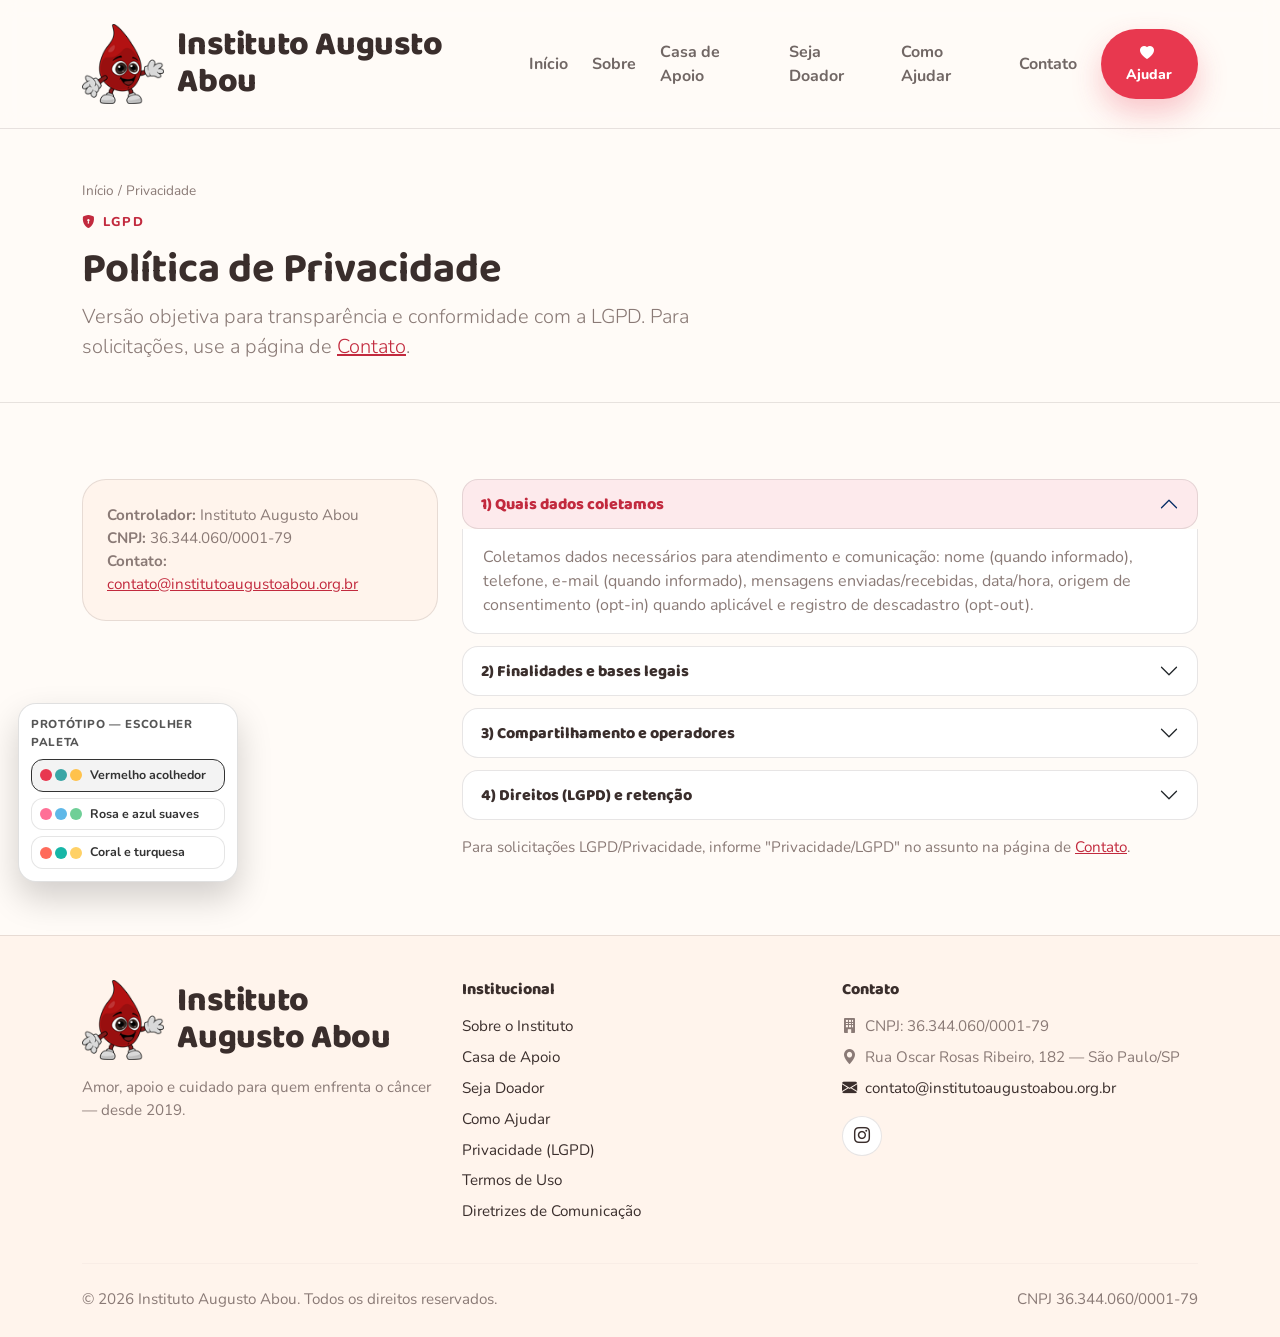
<file: privacidade.html>
<!doctype html>
<html lang="pt-br">
<head>
  <meta charset="utf-8" />
  <meta name="viewport" content="width=device-width, initial-scale=1" />
  <script>(function(){try{var p=localStorage.getItem("palette");if(p)document.documentElement.setAttribute("data-palette",p);}catch(e){}})();</script>
  <title>Política de Privacidade — Instituto Augusto Abou</title>
  <meta name="description" content="Política de Privacidade do Instituto Augusto Abou: dados coletados, finalidades, compartilhamento e direitos do titular (LGPD)." />
  <meta name="theme-color" content="#E8384F" />
  <link rel="canonical" href="https://institutoaugustoabou.org.br/privacidade.html" />
  <link rel="icon" href="assets/img/mascote.png" type="image/png" />

  <link rel="preconnect" href="https://fonts.googleapis.com">
  <link rel="preconnect" href="https://fonts.gstatic.com" crossorigin>
  <link href="https://fonts.googleapis.com/css2?family=Baloo+2:wght@600;700;800&family=Nunito:wght@400;600;700;800&display=swap" rel="stylesheet">

  <link href="https://cdn.jsdelivr.net/npm/bootstrap@5.3.3/dist/css/bootstrap.min.css" rel="stylesheet"/>
  <link rel="stylesheet" href="https://cdn.jsdelivr.net/npm/bootstrap-icons@1.11.3/font/bootstrap-icons.min.css">
  <link rel="stylesheet" href="assets/css/styles.css?v=2" />
</head>

<body data-page="privacidade">
  <div data-include="nav"></div>

  <header class="page-hero anchor">
    <div class="container">
      <div class="breadcrumb-mini mb-2"><a href="index.html">Início</a> / Privacidade</div>
      <span class="eyebrow"><i class="bi bi-shield-lock-fill"></i> LGPD</span>
      <h1>Política de Privacidade</h1>
      <p class="lead lead-soft mb-0" style="max-width:680px;">
        Versão objetiva para transparência e conformidade com a LGPD. Para solicitações, use a página de <a href="contato.html">Contato</a>.
      </p>
    </div>
  </header>

  <section class="section anchor">
    <div class="container">
      <div class="row g-4 align-items-start">
        <div class="col-lg-4">
          <div class="card-tint p-4">
            <div class="mini">
              <b>Controlador:</b> Instituto Augusto Abou<br>
              <b>CNPJ:</b> 36.344.060/0001-79<br>
              <b>Contato:</b> <a href="mailto:contato@institutoaugustoabou.org.br">contato@institutoaugustoabou.org.br</a>
            </div>
          </div>
        </div>

        <div class="col-lg-8">
          <div class="accordion" id="accPriv">
            <div class="accordion-item">
              <h2 class="accordion-header">
                <button class="accordion-button" type="button" data-bs-toggle="collapse" data-bs-target="#priv1">1) Quais dados coletamos</button>
              </h2>
              <div id="priv1" class="accordion-collapse collapse show" data-bs-parent="#accPriv">
                <div class="accordion-body">
                  Coletamos dados necessários para atendimento e comunicação: nome (quando informado), telefone, e-mail (quando informado),
                  mensagens enviadas/recebidas, data/hora, origem de consentimento (opt-in) quando aplicável e registro de descadastro (opt-out).
                </div>
              </div>
            </div>

            <div class="accordion-item">
              <h2 class="accordion-header">
                <button class="accordion-button collapsed" type="button" data-bs-toggle="collapse" data-bs-target="#priv2">2) Finalidades e bases legais</button>
              </h2>
              <div id="priv2" class="accordion-collapse collapse" data-bs-parent="#accPriv">
                <div class="accordion-body">
                  Finalidades: responder solicitações, enviar informações relevantes (quando houver opt-in), administrar opt-in/opt-out
                  e cumprir obrigações legais quando aplicável. Bases legais podem incluir consentimento, legítimo interesse (com avaliação)
                  e obrigação legal/regulatória, conforme o caso.
                </div>
              </div>
            </div>

            <div class="accordion-item">
              <h2 class="accordion-header">
                <button class="accordion-button collapsed" type="button" data-bs-toggle="collapse" data-bs-target="#priv3">3) Compartilhamento e operadores</button>
              </h2>
              <div id="priv3" class="accordion-collapse collapse" data-bs-parent="#accPriv">
                <div class="accordion-body">
                  Podemos usar provedores de tecnologia (hospedagem, e-mail, mensageria/WhatsApp Business API) como operadores,
                  com medidas de segurança e confidencialidade. Não comercializamos dados pessoais.
                </div>
              </div>
            </div>

            <div class="accordion-item">
              <h2 class="accordion-header">
                <button class="accordion-button collapsed" type="button" data-bs-toggle="collapse" data-bs-target="#priv4">4) Direitos (LGPD) e retenção</button>
              </h2>
              <div id="priv4" class="accordion-collapse collapse" data-bs-parent="#accPriv">
                <div class="accordion-body">
                  Você pode solicitar acesso, correção, exclusão quando aplicável, portabilidade e revogação de consentimento.
                  Retemos dados pelo tempo necessário às finalidades e prazos legais. Mantemos registro mínimo de opt-out para garantir o não reenvio.
                </div>
              </div>
            </div>
          </div>

          <p class="mini mt-3 mb-0">
            Para solicitações LGPD/Privacidade, informe "Privacidade/LGPD" no assunto na página de <a href="contato.html">Contato</a>.
          </p>
        </div>
      </div>
    </div>
  </section>

  <div data-include="footer"></div>

  <script src="https://cdn.jsdelivr.net/npm/bootstrap@5.3.3/dist/js/bootstrap.bundle.min.js"></script>
  <script src="assets/js/include.js?v=2"></script>
  <script src="assets/js/main.js?v=2"></script>
</body>
</html>
</file>
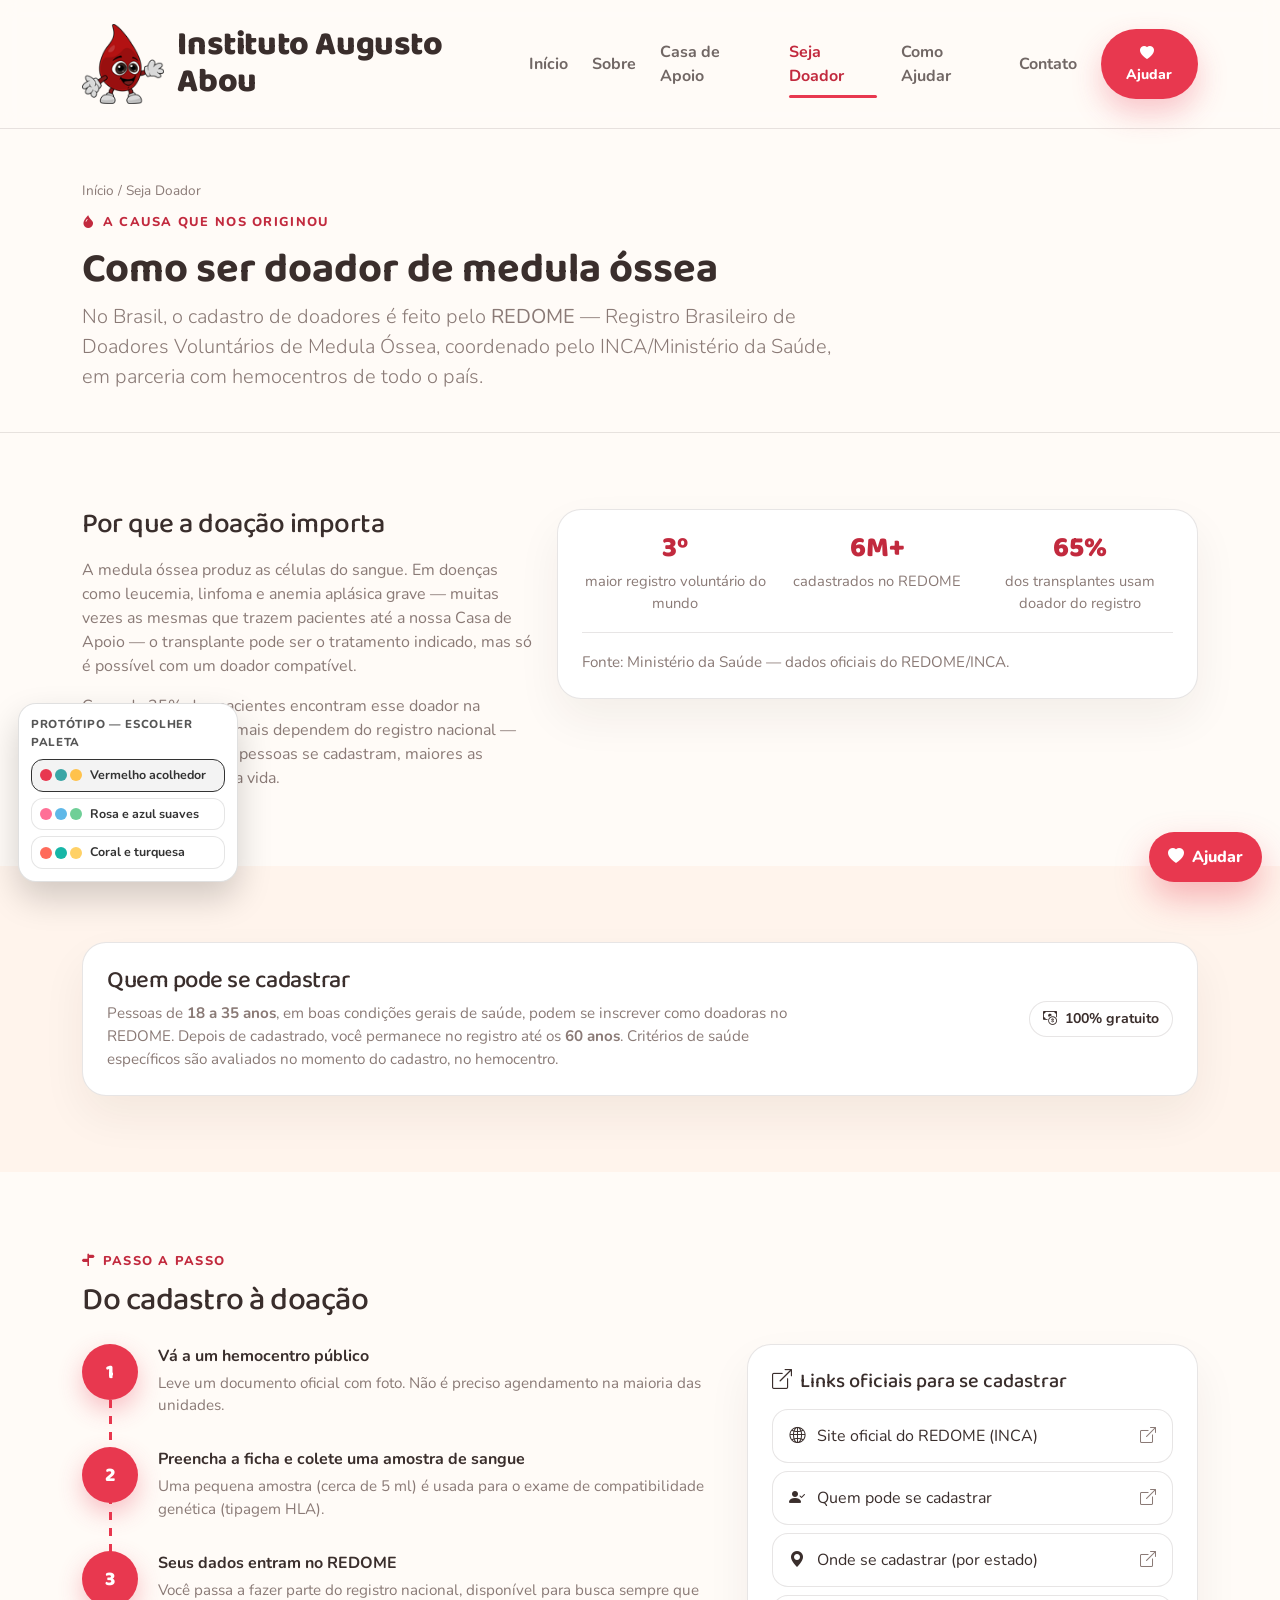
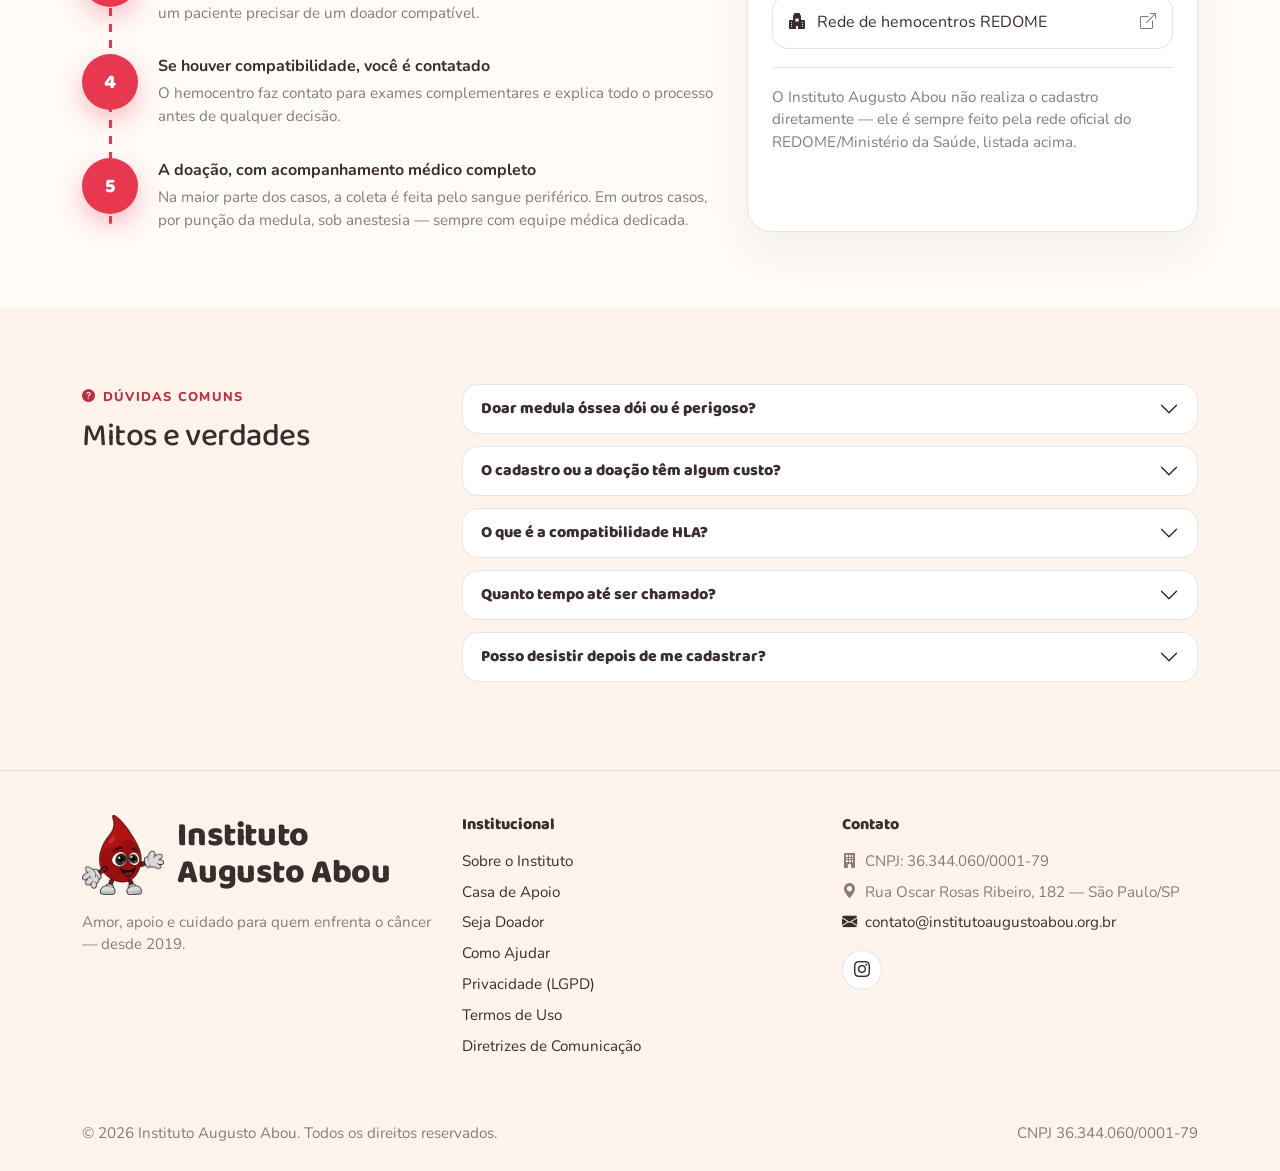
<file: seja-doador.html>
<!doctype html>
<html lang="pt-br">
<head>
  <meta charset="utf-8" />
  <meta name="viewport" content="width=device-width, initial-scale=1" />
  <script>(function(){try{var p=localStorage.getItem("palette");if(p)document.documentElement.setAttribute("data-palette",p);}catch(e){}})();</script>
  <title>Seja Doador de Medula Óssea — Instituto Augusto Abou</title>
  <meta name="description" content="Saiba quem pode ser doador de medula óssea, como funciona o cadastro no REDOME, o que esperar depois e acesse os links oficiais para se cadastrar." />
  <meta name="theme-color" content="#E8384F" />
  <link rel="canonical" href="https://institutoaugustoabou.org.br/seja-doador.html" />
  <link rel="icon" href="assets/img/mascote.png" type="image/png" />

  <link rel="preconnect" href="https://fonts.googleapis.com">
  <link rel="preconnect" href="https://fonts.gstatic.com" crossorigin>
  <link href="https://fonts.googleapis.com/css2?family=Baloo+2:wght@600;700;800&family=Nunito:wght@400;600;700;800&display=swap" rel="stylesheet">

  <link href="https://cdn.jsdelivr.net/npm/bootstrap@5.3.3/dist/css/bootstrap.min.css" rel="stylesheet"/>
  <link rel="stylesheet" href="https://cdn.jsdelivr.net/npm/bootstrap-icons@1.11.3/font/bootstrap-icons.min.css">
  <link rel="stylesheet" href="assets/css/styles.css?v=2" />
</head>

<body data-page="seja-doador">
  <div data-include="nav"></div>

  <header class="page-hero anchor">
    <div class="container">
      <div class="breadcrumb-mini mb-2"><a href="index.html">Início</a> / Seja Doador</div>
      <span class="eyebrow"><i class="bi bi-droplet-fill"></i> A causa que nos originou</span>
      <h1>Como ser doador de medula óssea</h1>
      <p class="lead lead-soft mb-0" style="max-width:760px;">
        No Brasil, o cadastro de doadores é feito pelo <b>REDOME</b> — Registro Brasileiro de
        Doadores Voluntários de Medula Óssea, coordenado pelo INCA/Ministério da Saúde, em parceria com
        hemocentros de todo o país.
      </p>
    </div>
  </header>

  <!-- POR QUE IMPORTA -->
  <section class="section anchor">
    <div class="container">
      <div class="row g-4">
        <div class="col-lg-5 reveal">
          <h2 class="section-title h3 mb-3">Por que a doação importa</h2>
          <p class="lead-soft">
            A medula óssea produz as células do sangue. Em doenças como leucemia, linfoma e anemia
            aplásica grave — muitas vezes as mesmas que trazem pacientes até a nossa Casa de Apoio —
            o transplante pode ser o tratamento indicado, mas só é possível com um doador compatível.
          </p>
          <p class="lead-soft mb-0">
            Cerca de 25% dos pacientes encontram esse doador na própria família. Os demais dependem do
            registro nacional — por isso, quanto mais pessoas se cadastram, maiores as chances de
            salvar uma vida.
          </p>
        </div>
        <div class="col-lg-7 reveal">
          <div class="card-soft p-4">
            <div class="row g-3 text-center">
              <div class="col-4">
                <div class="stat-num" style="font-size:1.8rem;">3º</div>
                <div class="stat-label">maior registro voluntário do mundo</div>
              </div>
              <div class="col-4">
                <div class="stat-num" style="font-size:1.8rem;">6M+</div>
                <div class="stat-label">cadastrados no REDOME</div>
              </div>
              <div class="col-4">
                <div class="stat-num" style="font-size:1.8rem;">65%</div>
                <div class="stat-label">dos transplantes usam doador do registro</div>
              </div>
            </div>
            <div class="hr-soft"></div>
            <div class="mini">Fonte: Ministério da Saúde — dados oficiais do REDOME/INCA.</div>
          </div>
        </div>
      </div>
    </div>
  </section>

  <!-- QUEM PODE -->
  <section class="section anchor" style="background:var(--surface-soft);">
    <div class="container">
      <div class="card-soft p-4 reveal">
        <div class="row g-4 align-items-center">
          <div class="col-lg-8">
            <h3 class="section-title h4 mb-2">Quem pode se cadastrar</h3>
            <p class="mini mb-0">
              Pessoas de <b>18 a 35 anos</b>, em boas condições gerais de saúde, podem se
              inscrever como doadoras no REDOME. Depois de cadastrado, você permanece no registro até os
              <b>60 anos</b>. Critérios de saúde específicos são avaliados no momento do cadastro,
              no hemocentro.
            </p>
          </div>
          <div class="col-lg-4 text-lg-end">
            <span class="pill"><i class="bi bi-cash-coin"></i> 100% gratuito</span>
          </div>
        </div>
      </div>
    </div>
  </section>

  <!-- PASSO A PASSO -->
  <section class="section anchor">
    <div class="container">
      <span class="eyebrow"><i class="bi bi-signpost-split-fill"></i> Passo a passo</span>
      <h2 class="section-title h2 mb-4">Do cadastro à doação</h2>

      <div class="row g-4">
        <div class="col-lg-7 reveal">
          <div class="timeline">
            <div class="timeline-step">
              <div class="timeline-num">1</div>
              <div class="fw-bold mb-1">Vá a um hemocentro público</div>
              <div class="mini">Leve um documento oficial com foto. Não é preciso agendamento na maioria das unidades.</div>
            </div>
            <div class="timeline-step">
              <div class="timeline-num">2</div>
              <div class="fw-bold mb-1">Preencha a ficha e colete uma amostra de sangue</div>
              <div class="mini">Uma pequena amostra (cerca de 5 ml) é usada para o exame de compatibilidade genética (tipagem HLA).</div>
            </div>
            <div class="timeline-step">
              <div class="timeline-num">3</div>
              <div class="fw-bold mb-1">Seus dados entram no REDOME</div>
              <div class="mini">Você passa a fazer parte do registro nacional, disponível para busca sempre que um paciente precisar de um doador compatível.</div>
            </div>
            <div class="timeline-step">
              <div class="timeline-num">4</div>
              <div class="fw-bold mb-1">Se houver compatibilidade, você é contatado</div>
              <div class="mini">O hemocentro faz contato para exames complementares e explica todo o processo antes de qualquer decisão.</div>
            </div>
            <div class="timeline-step">
              <div class="timeline-num">5</div>
              <div class="fw-bold mb-1">A doação, com acompanhamento médico completo</div>
              <div class="mini">Na maior parte dos casos, a coleta é feita pelo sangue periférico. Em outros casos, por punção da medula, sob anestesia — sempre com equipe médica dedicada.</div>
            </div>
          </div>
        </div>

        <div class="col-lg-5 reveal">
          <div class="card-soft p-4 h-100">
            <h3 class="h5 mb-3"><i class="bi bi-box-arrow-up-right me-1"></i> Links oficiais para se cadastrar</h3>
            <div class="d-flex flex-column gap-2">
              <a class="resource-link" target="_blank" rel="noopener" href="https://redome.inca.gov.br/">
                <i class="bi bi-globe2"></i>
                <span>Site oficial do REDOME (INCA)</span>
                <i class="bi bi-box-arrow-up-right"></i>
              </a>
              <a class="resource-link" target="_blank" rel="noopener" href="https://redome.inca.gov.br/doador/quem-pode-doar/">
                <i class="bi bi-person-check-fill"></i>
                <span>Quem pode se cadastrar</span>
                <i class="bi bi-box-arrow-up-right"></i>
              </a>
              <a class="resource-link" target="_blank" rel="noopener" href="http://redome.inca.gov.br/doador/onde-e-feito-o-cadastro-de-doador/">
                <i class="bi bi-geo-alt-fill"></i>
                <span>Onde se cadastrar (por estado)</span>
                <i class="bi bi-box-arrow-up-right"></i>
              </a>
              <a class="resource-link" target="_blank" rel="noopener" href="https://redome.inca.gov.br/rede-redome/">
                <i class="bi bi-hospital-fill"></i>
                <span>Rede de hemocentros REDOME</span>
                <i class="bi bi-box-arrow-up-right"></i>
              </a>
            </div>
            <div class="hr-soft"></div>
            <div class="mini">
              O Instituto Augusto Abou não realiza o cadastro diretamente — ele é sempre feito pela
              rede oficial do REDOME/Ministério da Saúde, listada acima.
            </div>
          </div>
        </div>
      </div>
    </div>
  </section>

  <!-- FAQ -->
  <section class="section anchor" style="background:var(--surface-soft);">
    <div class="container">
      <div class="row g-4">
        <div class="col-lg-4">
          <span class="eyebrow"><i class="bi bi-question-circle-fill"></i> Dúvidas comuns</span>
          <h2 class="section-title h2 mb-0">Mitos e verdades</h2>
        </div>
        <div class="col-lg-8">
          <div class="accordion" id="accFaq">
            <div class="accordion-item">
              <h2 class="accordion-header">
                <button class="accordion-button collapsed" type="button" data-bs-toggle="collapse" data-bs-target="#faq1">Doar medula óssea dói ou é perigoso?</button>
              </h2>
              <div id="faq1" class="accordion-collapse collapse" data-bs-parent="#accFaq">
                <div class="accordion-body">O procedimento é feito sob anestesia (quando por punção) ou de forma semelhante a uma doação de sangue prolongada (quando por coleta periférica), sempre com acompanhamento médico completo. O corpo se recompõe naturalmente após a doação.</div>
              </div>
            </div>
            <div class="accordion-item">
              <h2 class="accordion-header">
                <button class="accordion-button collapsed" type="button" data-bs-toggle="collapse" data-bs-target="#faq2">O cadastro ou a doação têm algum custo?</button>
              </h2>
              <div id="faq2" class="accordion-collapse collapse" data-bs-parent="#accFaq">
                <div class="accordion-body">Não. Tanto o cadastro no REDOME quanto a doação são totalmente gratuitos, custeados pelo sistema público de saúde.</div>
              </div>
            </div>
            <div class="accordion-item">
              <h2 class="accordion-header">
                <button class="accordion-button collapsed" type="button" data-bs-toggle="collapse" data-bs-target="#faq3">O que é a compatibilidade HLA?</button>
              </h2>
              <div id="faq3" class="accordion-collapse collapse" data-bs-parent="#accFaq">
                <div class="accordion-body">HLA (antígeno leucocitário humano) é um conjunto de marcadores genéticos usado para verificar a compatibilidade entre doador e receptor. Quanto maior a compatibilidade, menor o risco de rejeição no transplante.</div>
              </div>
            </div>
            <div class="accordion-item">
              <h2 class="accordion-header">
                <button class="accordion-button collapsed" type="button" data-bs-toggle="collapse" data-bs-target="#faq4">Quanto tempo até ser chamado?</button>
              </h2>
              <div id="faq4" class="accordion-collapse collapse" data-bs-parent="#accFaq">
                <div class="accordion-body">Pode levar anos ou nunca acontecer — depende de haver um paciente compatível com o seu perfil genético. A maioria dos cadastrados nunca chega a ser chamada, mas cada novo cadastro aumenta as chances de alguém encontrar seu doador.</div>
              </div>
            </div>
            <div class="accordion-item">
              <h2 class="accordion-header">
                <button class="accordion-button collapsed" type="button" data-bs-toggle="collapse" data-bs-target="#faq5">Posso desistir depois de me cadastrar?</button>
              </h2>
              <div id="faq5" class="accordion-collapse collapse" data-bs-parent="#accFaq">
                <div class="accordion-body">A adesão é voluntária em todas as etapas. Ainda assim, recomenda-se refletir bem antes do cadastro: quando há compatibilidade, uma desistência pode significar a perda da única chance de tratamento do paciente.</div>
              </div>
            </div>
          </div>
        </div>
      </div>
    </div>
  </section>

  <a class="fab-support" href="como-ajudar.html"><i class="bi bi-heart-fill"></i> Ajudar</a>

  <div data-include="footer"></div>

  <script src="https://cdn.jsdelivr.net/npm/bootstrap@5.3.3/dist/js/bootstrap.bundle.min.js"></script>
  <script src="assets/js/include.js?v=2"></script>
  <script src="assets/js/main.js?v=2"></script>
</body>
</html>
</file>
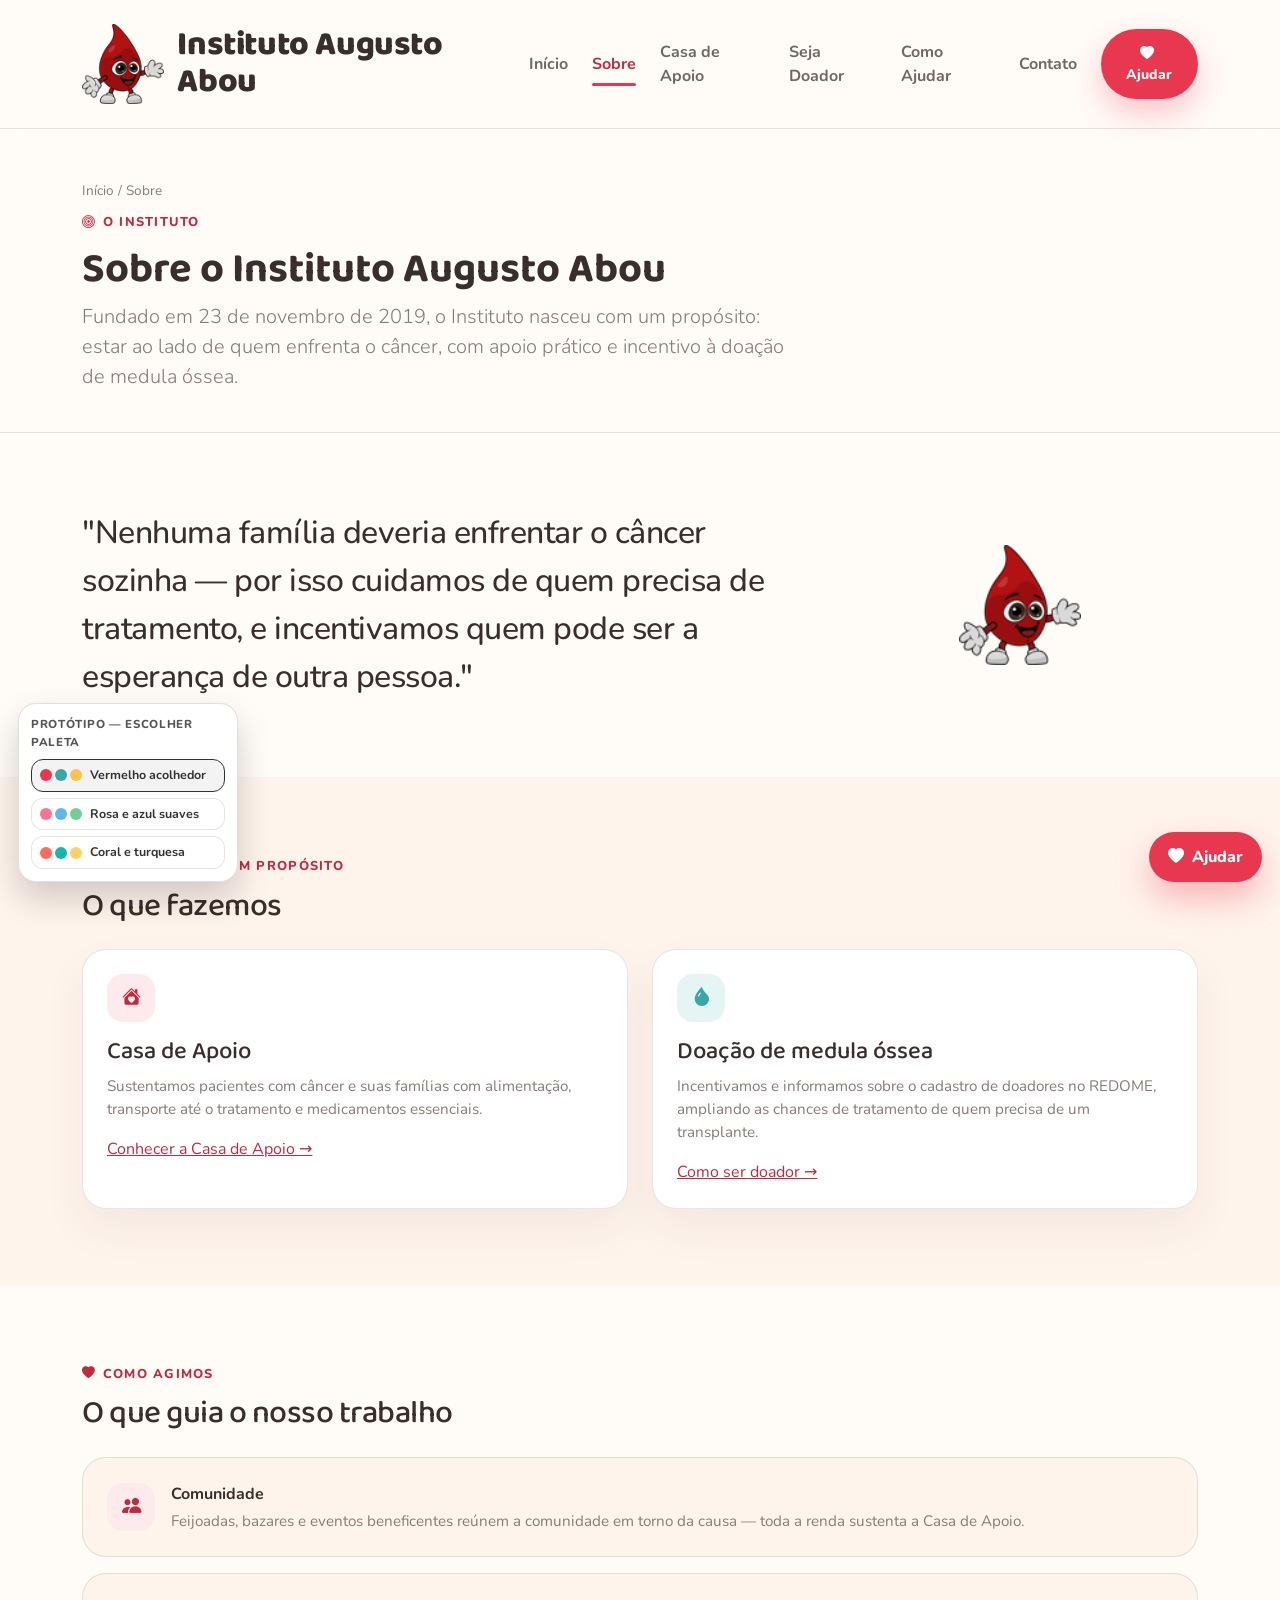
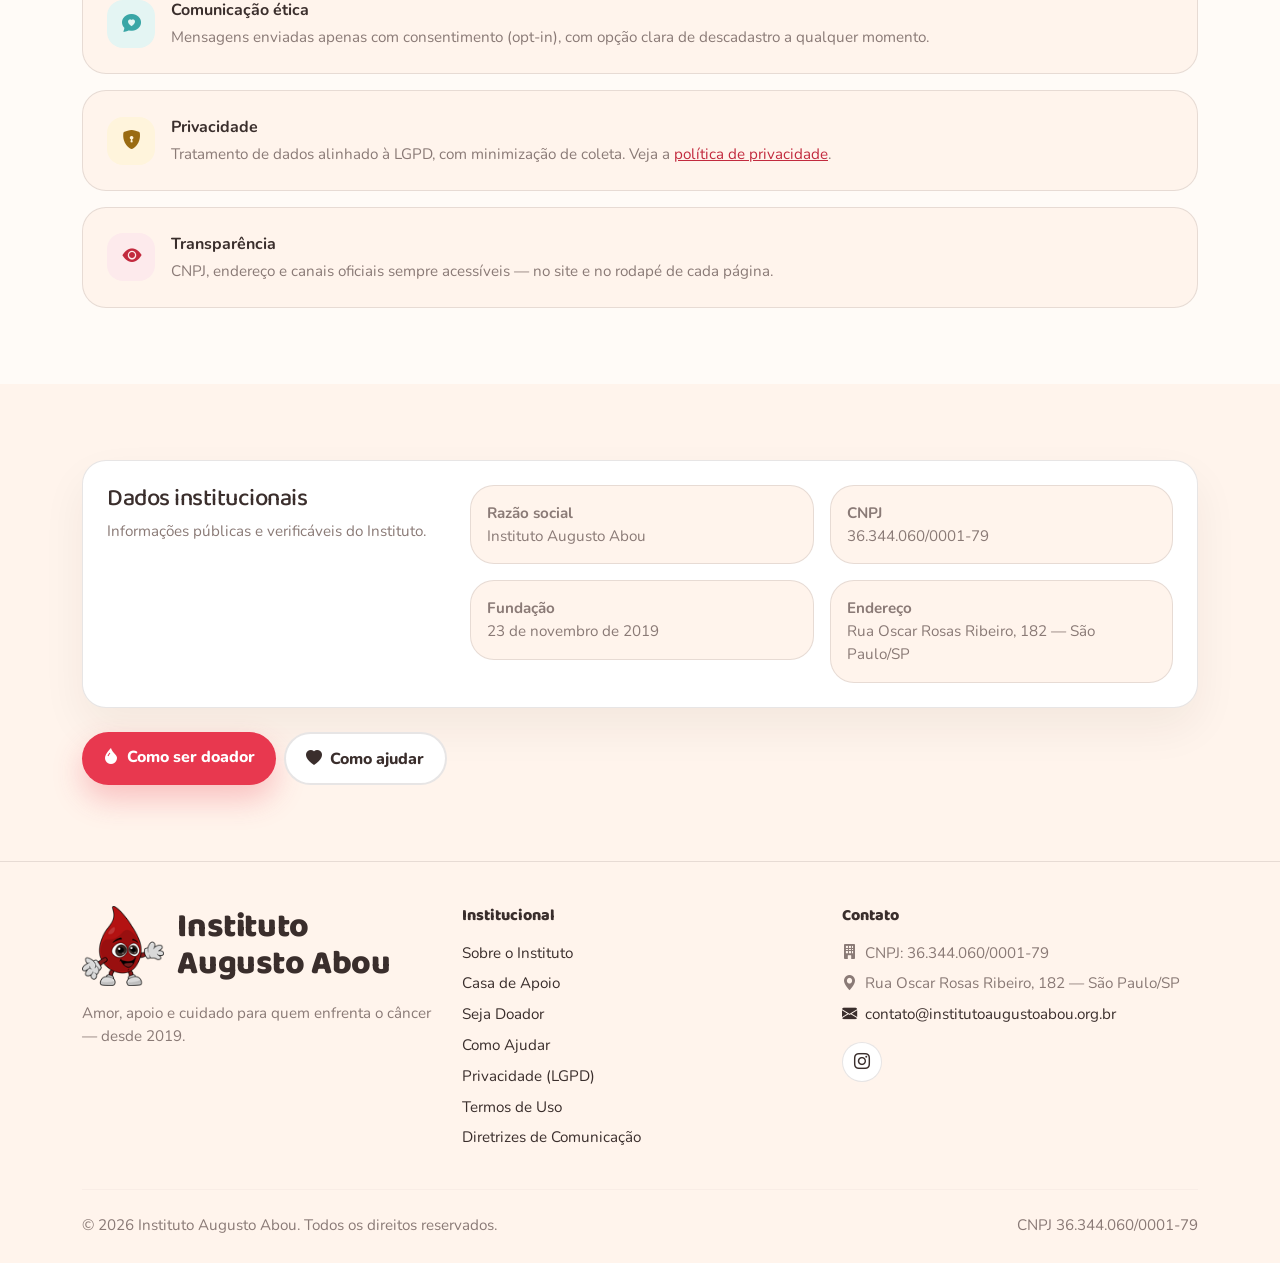
<file: sobre.html>
<!doctype html>
<html lang="pt-br">
<head>
  <meta charset="utf-8" />
  <meta name="viewport" content="width=device-width, initial-scale=1" />
  <script>(function(){try{var p=localStorage.getItem("palette");if(p)document.documentElement.setAttribute("data-palette",p);}catch(e){}})();</script>
  <title>Sobre o Instituto — Instituto Augusto Abou</title>
  <meta name="description" content="Conheça a missão do Instituto Augusto Abou: apoio a pacientes com câncer e incentivo à doação de medula óssea, desde 2019." />
  <meta name="theme-color" content="#E8384F" />
  <link rel="canonical" href="https://institutoaugustoabou.org.br/sobre.html" />
  <link rel="icon" href="assets/img/mascote.png" type="image/png" />

  <link rel="preconnect" href="https://fonts.googleapis.com">
  <link rel="preconnect" href="https://fonts.gstatic.com" crossorigin>
  <link href="https://fonts.googleapis.com/css2?family=Baloo+2:wght@600;700;800&family=Nunito:wght@400;600;700;800&display=swap" rel="stylesheet">

  <link href="https://cdn.jsdelivr.net/npm/bootstrap@5.3.3/dist/css/bootstrap.min.css" rel="stylesheet"/>
  <link rel="stylesheet" href="https://cdn.jsdelivr.net/npm/bootstrap-icons@1.11.3/font/bootstrap-icons.min.css">
  <link rel="stylesheet" href="assets/css/styles.css?v=2" />
</head>

<body data-page="sobre">
  <div data-include="nav"></div>

  <header class="page-hero anchor">
    <div class="container">
      <div class="breadcrumb-mini mb-2"><a href="index.html">Início</a> / Sobre</div>
      <span class="eyebrow"><i class="bi bi-bullseye"></i> O instituto</span>
      <h1>Sobre o Instituto Augusto Abou</h1>
      <p class="lead lead-soft mb-0" style="max-width:720px;">
        Fundado em 23 de novembro de 2019, o Instituto nasceu com um propósito: estar ao lado de
        quem enfrenta o câncer, com apoio prático e incentivo à doação de medula óssea.
      </p>
    </div>
  </header>

  <section class="section anchor">
    <div class="container">
      <div class="row g-4 align-items-center reveal">
        <div class="col-lg-8">
          <p class="section-title h2 lh-base mb-0" style="max-width:820px;">
            "Nenhuma família deveria enfrentar o câncer sozinha — por isso cuidamos de quem
            precisa de tratamento, e incentivamos quem pode ser a esperança de outra pessoa."
          </p>
        </div>
        <div class="col-lg-4 text-center">
          <img src="assets/img/mascote.png" alt="" style="height:120px;">
        </div>
      </div>
    </div>
  </section>

  <section class="section anchor" style="background:var(--surface-soft);">
    <div class="container">
      <span class="eyebrow"><i class="bi bi-stars"></i> Duas frentes, um propósito</span>
      <h2 class="section-title h2 mb-4">O que fazemos</h2>

      <div class="row g-4">
        <div class="col-md-6 reveal">
          <div class="card-soft p-4 h-100">
            <div class="iconbox mb-3"><i class="bi bi-house-heart-fill"></i></div>
            <h3 class="h4 mb-2">Casa de Apoio</h3>
            <p class="mini mb-3">Sustentamos pacientes com câncer e suas famílias com alimentação, transporte até o tratamento e medicamentos essenciais.</p>
            <a href="casa-de-apoio.html">Conhecer a Casa de Apoio →</a>
          </div>
        </div>
        <div class="col-md-6 reveal">
          <div class="card-soft p-4 h-100">
            <div class="iconbox support mb-3"><i class="bi bi-droplet-fill"></i></div>
            <h3 class="h4 mb-2">Doação de medula óssea</h3>
            <p class="mini mb-3">Incentivamos e informamos sobre o cadastro de doadores no REDOME, ampliando as chances de tratamento de quem precisa de um transplante.</p>
            <a href="seja-doador.html">Como ser doador →</a>
          </div>
        </div>
      </div>
    </div>
  </section>

  <!-- VALORES -->
  <section class="section anchor">
    <div class="container">
      <span class="eyebrow"><i class="bi bi-heart-fill"></i> Como agimos</span>
      <h2 class="section-title h2 mb-4">O que guia o nosso trabalho</h2>

      <div class="d-flex flex-column gap-3">
        <div class="card-tint p-4 reveal">
          <div class="row align-items-center g-3">
            <div class="col-auto"><div class="iconbox"><i class="bi bi-people-fill"></i></div></div>
            <div class="col">
              <div class="fw-bold mb-1">Comunidade</div>
              <div class="mini">Feijoadas, bazares e eventos beneficentes reúnem a comunidade em torno da causa — toda a renda sustenta a Casa de Apoio.</div>
            </div>
          </div>
        </div>

        <div class="card-tint p-4 reveal">
          <div class="row align-items-center g-3">
            <div class="col-auto"><div class="iconbox support"><i class="bi bi-chat-heart-fill"></i></div></div>
            <div class="col">
              <div class="fw-bold mb-1">Comunicação ética</div>
              <div class="mini">Mensagens enviadas apenas com consentimento (opt-in), com opção clara de descadastro a qualquer momento.</div>
            </div>
          </div>
        </div>

        <div class="card-tint p-4 reveal">
          <div class="row align-items-center g-3">
            <div class="col-auto"><div class="iconbox accent"><i class="bi bi-shield-lock-fill"></i></div></div>
            <div class="col">
              <div class="fw-bold mb-1">Privacidade</div>
              <div class="mini">Tratamento de dados alinhado à LGPD, com minimização de coleta. Veja a <a href="privacidade.html">política de privacidade</a>.</div>
            </div>
          </div>
        </div>

        <div class="card-tint p-4 reveal">
          <div class="row align-items-center g-3">
            <div class="col-auto"><div class="iconbox"><i class="bi bi-eye-fill"></i></div></div>
            <div class="col">
              <div class="fw-bold mb-1">Transparência</div>
              <div class="mini">CNPJ, endereço e canais oficiais sempre acessíveis — no site e no rodapé de cada página.</div>
            </div>
          </div>
        </div>
      </div>
    </div>
  </section>

  <!-- TRANSPARÊNCIA / DADOS -->
  <section class="section anchor" style="background:var(--surface-soft);">
    <div class="container">
      <div class="card-soft p-4 reveal">
        <div class="row g-4">
          <div class="col-lg-4">
            <h3 class="section-title h4 mb-2">Dados institucionais</h3>
            <p class="mini mb-0">Informações públicas e verificáveis do Instituto.</p>
          </div>
          <div class="col-lg-8">
            <div class="row g-3">
              <div class="col-md-6">
                <div class="card-tint p-3">
                  <div class="mini"><b>Razão social</b><br>Instituto Augusto Abou</div>
                </div>
              </div>
              <div class="col-md-6">
                <div class="card-tint p-3">
                  <div class="mini"><b>CNPJ</b><br>36.344.060/0001-79</div>
                </div>
              </div>
              <div class="col-md-6">
                <div class="card-tint p-3">
                  <div class="mini"><b>Fundação</b><br>23 de novembro de 2019</div>
                </div>
              </div>
              <div class="col-md-6">
                <div class="card-tint p-3">
                  <div class="mini"><b>Endereço</b><br>Rua Oscar Rosas Ribeiro, 182 — São Paulo/SP</div>
                </div>
              </div>
            </div>
          </div>
        </div>
      </div>

      <!--
        TODO (Instituto): espaço para história de fundação em mais detalhes, equipe/voluntários
        e números reais de impacto (famílias atendidas, valores investidos na Casa de Apoio etc.)
        assim que vocês compartilharem esse conteúdo.
      -->

      <div class="d-flex flex-wrap gap-2 mt-4 reveal">
        <a class="btn btn-brand" href="seja-doador.html"><i class="bi bi-droplet-fill me-1"></i> Como ser doador</a>
        <a class="btn btn-ghost" href="como-ajudar.html"><i class="bi bi-heart-fill me-1"></i> Como ajudar</a>
      </div>
    </div>
  </section>

  <a class="fab-support" href="como-ajudar.html"><i class="bi bi-heart-fill"></i> Ajudar</a>

  <div data-include="footer"></div>

  <script src="https://cdn.jsdelivr.net/npm/bootstrap@5.3.3/dist/js/bootstrap.bundle.min.js"></script>
  <script src="assets/js/include.js?v=2"></script>
  <script src="assets/js/main.js?v=2"></script>
</body>
</html>
</file>
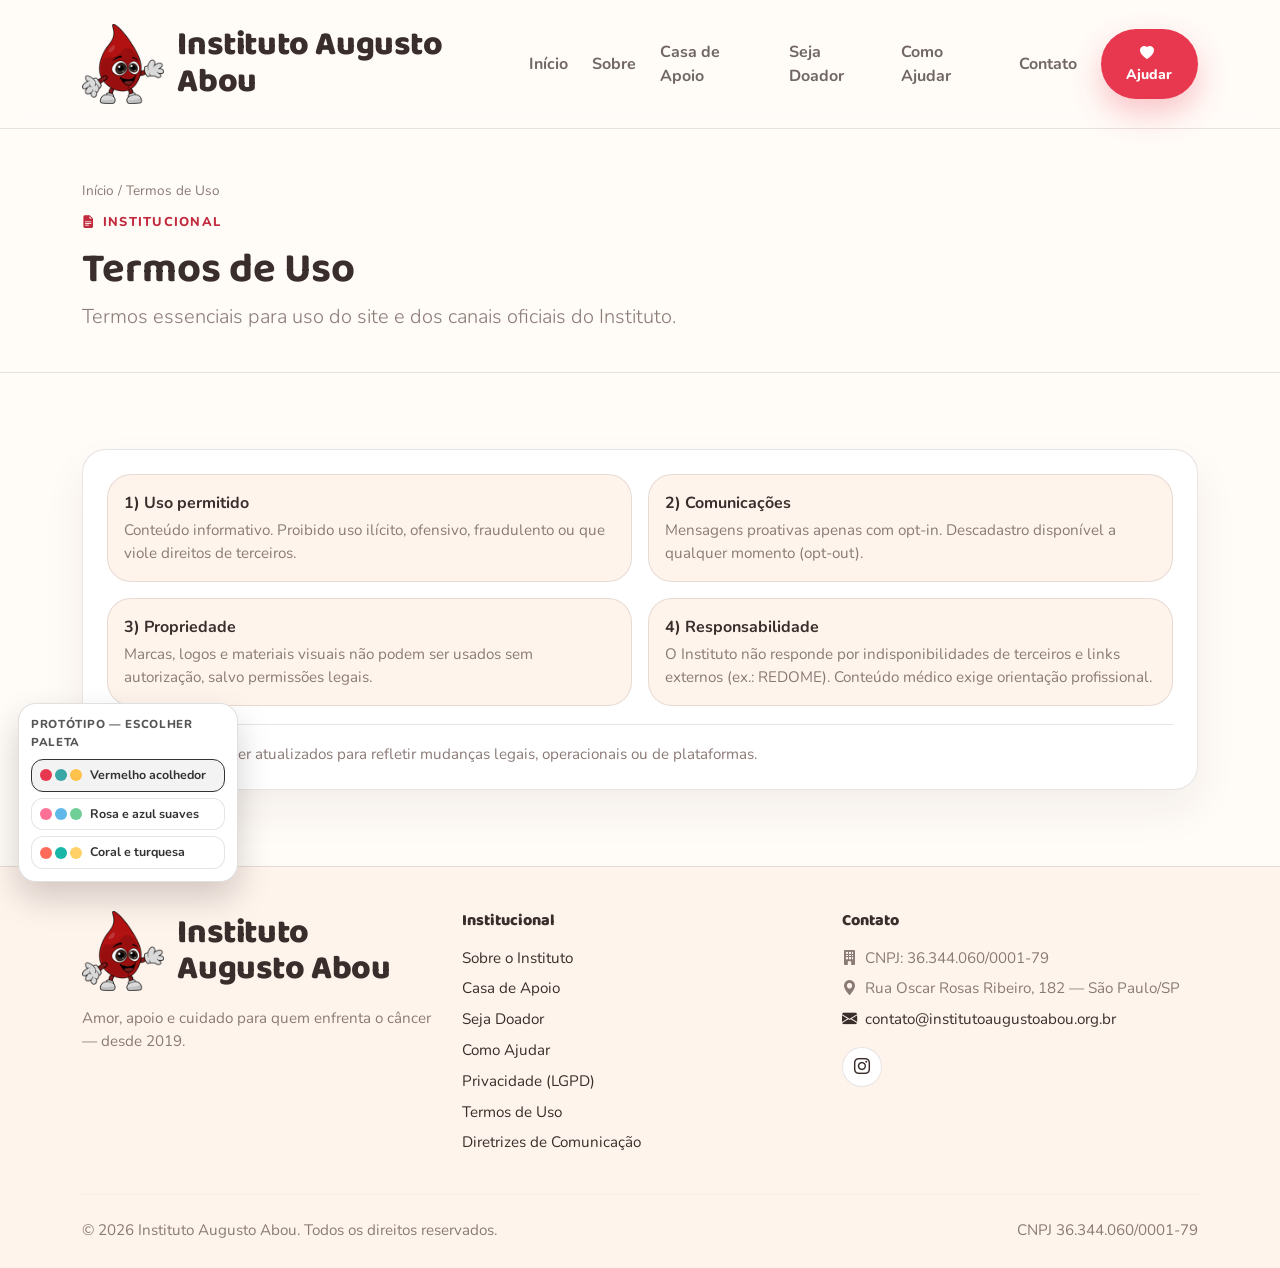
<file: termos.html>
<!doctype html>
<html lang="pt-br">
<head>
  <meta charset="utf-8" />
  <meta name="viewport" content="width=device-width, initial-scale=1" />
  <script>(function(){try{var p=localStorage.getItem("palette");if(p)document.documentElement.setAttribute("data-palette",p);}catch(e){}})();</script>
  <title>Termos de Uso — Instituto Augusto Abou</title>
  <meta name="description" content="Termos de uso do site e dos canais oficiais do Instituto Augusto Abou." />
  <meta name="theme-color" content="#E8384F" />
  <link rel="canonical" href="https://institutoaugustoabou.org.br/termos.html" />
  <link rel="icon" href="assets/img/mascote.png" type="image/png" />

  <link rel="preconnect" href="https://fonts.googleapis.com">
  <link rel="preconnect" href="https://fonts.gstatic.com" crossorigin>
  <link href="https://fonts.googleapis.com/css2?family=Baloo+2:wght@600;700;800&family=Nunito:wght@400;600;700;800&display=swap" rel="stylesheet">

  <link href="https://cdn.jsdelivr.net/npm/bootstrap@5.3.3/dist/css/bootstrap.min.css" rel="stylesheet"/>
  <link rel="stylesheet" href="https://cdn.jsdelivr.net/npm/bootstrap-icons@1.11.3/font/bootstrap-icons.min.css">
  <link rel="stylesheet" href="assets/css/styles.css?v=2" />
</head>

<body data-page="termos">
  <div data-include="nav"></div>

  <header class="page-hero anchor">
    <div class="container">
      <div class="breadcrumb-mini mb-2"><a href="index.html">Início</a> / Termos de Uso</div>
      <span class="eyebrow"><i class="bi bi-file-earmark-text-fill"></i> Institucional</span>
      <h1>Termos de Uso</h1>
      <p class="lead lead-soft mb-0" style="max-width:680px;">Termos essenciais para uso do site e dos canais oficiais do Instituto.</p>
    </div>
  </header>

  <section class="section anchor">
    <div class="container">
      <div class="card-soft p-4">
        <div class="row g-3">
          <div class="col-md-6">
            <div class="card-tint p-3 h-100">
              <div class="fw-bold mb-1">1) Uso permitido</div>
              <div class="mini">Conteúdo informativo. Proibido uso ilícito, ofensivo, fraudulento ou que viole direitos de terceiros.</div>
            </div>
          </div>
          <div class="col-md-6">
            <div class="card-tint p-3 h-100">
              <div class="fw-bold mb-1">2) Comunicações</div>
              <div class="mini">Mensagens proativas apenas com opt-in. Descadastro disponível a qualquer momento (opt-out).</div>
            </div>
          </div>
          <div class="col-md-6">
            <div class="card-tint p-3 h-100">
              <div class="fw-bold mb-1">3) Propriedade</div>
              <div class="mini">Marcas, logos e materiais visuais não podem ser usados sem autorização, salvo permissões legais.</div>
            </div>
          </div>
          <div class="col-md-6">
            <div class="card-tint p-3 h-100">
              <div class="fw-bold mb-1">4) Responsabilidade</div>
              <div class="mini">O Instituto não responde por indisponibilidades de terceiros e links externos (ex.: REDOME). Conteúdo médico exige orientação profissional.</div>
            </div>
          </div>
        </div>

        <div class="hr-soft"></div>
        <div class="mini">Os termos podem ser atualizados para refletir mudanças legais, operacionais ou de plataformas.</div>
      </div>
    </div>
  </section>

  <div data-include="footer"></div>

  <script src="https://cdn.jsdelivr.net/npm/bootstrap@5.3.3/dist/js/bootstrap.bundle.min.js"></script>
  <script src="assets/js/include.js?v=2"></script>
  <script src="assets/js/main.js?v=2"></script>
</body>
</html>
</file>
<file: assets/css/styles.css>
:root{
  --bg: #FFFBF7;
  --surface: #FFFFFF;
  --surface-soft: #FFF4EC;
  --brand: #E8384F;
  --brand-dark: #C22A3E;
  --brand-tint: #FDEAEC;
  --support: #3AA6A6;
  --support-tint: #E4F5F3;
  --accent: #FFC24B;
  --accent-tint: #FFF4DC;
  --text: #3A2E2C;
  --muted: #8A7A76;
  --line: rgba(58,46,44,.12);
  --font-display: 'Baloo 2', 'Segoe UI', system-ui, sans-serif;
  --font-body: 'Nunito', 'Segoe UI', system-ui, sans-serif;
}

/* Paleta alternativa: Rosa e azul suaves */
:root[data-palette="rosa"]{
  --bg: #FFFFFF;
  --surface: #FFFFFF;
  --surface-soft: #F7F8FC;
  --brand: #FF7096;
  --brand-dark: #E8547E;
  --brand-tint: #FFE8EF;
  --support: #5FB8E8;
  --support-tint: #E7F5FD;
  --accent: #6FCF97;
  --accent-tint: #E9F9EF;
  --text: #33323C;
  --muted: #7A7A88;
  --line: rgba(51,50,60,.12);
}

/* Paleta alternativa: Coral e turquesa vibrante */
:root[data-palette="coral"]{
  --bg: #FFFFFF;
  --surface: #FFFFFF;
  --surface-soft: #FBF7F6;
  --brand: #FF6B5B;
  --brand-dark: #E5503F;
  --brand-tint: #FFE7E3;
  --support: #17B6A7;
  --support-tint: #E1F7F4;
  --accent: #FFD166;
  --accent-tint: #FFF6DE;
  --text: #2B2B2B;
  --muted: #767676;
  --line: rgba(43,43,43,.12);
}

/* Seletor provisório de paleta (ferramenta de decisão, não faz parte do site final) */
.palette-switcher{
  position: fixed; left: 18px; bottom: 18px; z-index: 1040;
  background: #fff; border: 1px solid rgba(0,0,0,.12); border-radius: 18px;
  padding: 12px; box-shadow: 0 16px 34px rgba(0,0,0,.18);
  font-family: var(--font-body); max-width: 220px;
}
.palette-switcher .ps-title{
  font-weight: 800; font-size: .72rem; text-transform: uppercase; letter-spacing: .06em;
  color: #555; margin-bottom: 8px;
}
.palette-switcher .ps-options{ display:flex; flex-direction: column; gap: 6px; }
.palette-switcher button{
  display:flex; align-items:center; gap: 8px;
  border: 1px solid rgba(0,0,0,.1); background:#fff; border-radius: 12px;
  padding: 6px 8px; font-size: .78rem; font-weight: 700; color:#333; cursor: pointer; text-align:left;
}
.palette-switcher button.active{ border-color: #333; background:#f3f3f3; }
.palette-switcher .ps-dots{ display:flex; gap:3px; flex: 0 0 auto; }
.palette-switcher .ps-dot{ width:12px; height:12px; border-radius:50%; }

html{ scroll-behavior: smooth; }
html, body{ height: 100%; }
body{
  font-family: var(--font-body);
  background: var(--bg);
  color: var(--text);
}
h1,h2,h3,h4,h5,h6{ font-family: var(--font-display); font-weight: 700; }
a{ color: var(--brand-dark); }
::selection{ background: var(--accent-tint); }

/* Navbar */
.navbar{
  background: rgba(255,251,247,.88) !important;
  border-bottom: 1px solid var(--line);
  backdrop-filter: blur(10px);
}
.brand-lockup{ display:flex; align-items:center; gap:.85rem; text-decoration:none; }
.brand-lockup img{ height: 80px; }
.brand-lockup span{
  font-family: var(--font-display);
  font-weight: 800;
  font-size: 2.1rem;
  color: var(--text);
  letter-spacing: -.4px;
  line-height: 1.1;
}
@media (max-width: 575.98px){
  .brand-lockup img{ height: 52px; }
  .brand-lockup span{ font-size: 1.3rem; }
}
.navbar .nav-link{
  font-weight: 700;
  color: var(--text) !important;
  opacity: .72;
  position: relative;
}
.navbar .nav-link.active,
.navbar .nav-link:hover{ opacity: 1; color: var(--brand-dark) !important; }
.navbar .nav-link.active::after{
  content:"";
  position:absolute;
  left:.5rem; right:.5rem; bottom:-2px;
  height:3px; border-radius: 3px;
  background: var(--brand);
}
.navbar-toggler{ border-color: var(--line) !important; box-shadow:none !important; }

/* Layout helpers */
.anchor{ scroll-margin-top: 132px; }
.section{ padding: 76px 0; }
.section-title{ letter-spacing: -.5px; line-height: 1.15; }
.eyebrow{
  display:inline-flex; align-items:center; gap:.4rem;
  font-family: var(--font-body);
  font-weight: 800; font-size: .8rem;
  letter-spacing: .1em; text-transform: uppercase;
  color: var(--brand-dark);
  margin-bottom: .75rem;
}
.lead-soft{ color: var(--muted); }

/* Cards */
.card-soft{
  background: var(--surface);
  border: 1px solid var(--line);
  border-radius: 24px;
  box-shadow: 0 20px 45px rgba(58,30,20,.06);
}
.card-tint{
  background: var(--surface-soft);
  border: 1px solid var(--line);
  border-radius: 24px;
}
.mini{ color: var(--muted); font-size: .95rem; }
.hr-soft{ height:1px; background: var(--line); margin: 18px 0; }

.iconbox{
  width: 48px; height: 48px;
  display:flex; align-items:center; justify-content:center;
  border-radius: 16px;
  background: var(--brand-tint);
  color: var(--brand-dark);
  font-size: 1.2rem;
  flex: 0 0 auto;
}
.iconbox.support{ background: var(--support-tint); color: var(--support); }
.iconbox.accent{ background: var(--accent-tint); color: #9a6b12; }

/* Buttons */
.btn-brand{
  background: var(--brand);
  border: 0; color:#fff; font-weight: 800;
  border-radius: 999px; padding: .85rem 1.3rem;
  box-shadow: 0 14px 30px rgba(232,56,79,.28);
}
.btn-brand:hover{ background: var(--brand-dark); color:#fff; }
.btn-ghost{
  border-radius: 999px;
  border: 2px solid var(--line);
  background: var(--surface);
  color: var(--text); font-weight: 800;
  padding: .8rem 1.3rem;
}
.btn-ghost:hover{ border-color: var(--brand); color: var(--brand-dark); }
.btn-support{
  background: var(--support); border:0; color:#fff; font-weight:800;
  border-radius: 999px; padding: .85rem 1.3rem;
  box-shadow: 0 14px 30px rgba(58,166,166,.28);
}
.btn-support:hover{ filter: brightness(.95); color:#fff; }

/* Hero */
.hero{ padding: 60px 0 40px; position: relative; overflow: hidden; }
.hero-blob{
  position:absolute; z-index:0; border-radius: 50%;
  filter: blur(2px); opacity:.55;
}
.hero .display-headline{
  font-size: clamp(2.2rem, 4.6vw, 3.3rem);
  font-weight: 800; letter-spacing: -1px; line-height: 1.08;
}
.pill{
  display:inline-flex; align-items:center; gap:.5rem;
  padding: .4rem .8rem; border-radius: 999px;
  background: var(--surface); border: 1px solid var(--line);
  color: var(--text); font-weight:700; font-size: .88rem;
  white-space: nowrap;
}

/* Page hero (inner pages) */
.page-hero{ padding: 52px 0 40px; border-bottom: 1px solid var(--line); }
.page-hero h1{ font-size: clamp(1.9rem, 3.6vw, 2.6rem); }
.breadcrumb-mini{ color: var(--muted); font-size: .85rem; }
.breadcrumb-mini a{ color: var(--muted); text-decoration:none; }
.breadcrumb-mini a:hover{ color: var(--brand-dark); }

/* Stat strip */
.stat-strip{ background: var(--surface-soft); border-top:1px solid var(--line); border-bottom:1px solid var(--line); }
.stat-item{ text-align:center; padding: 30px 12px; }
.stat-num{ font-family: var(--font-display); font-weight: 800; font-size: 2.3rem; color: var(--brand-dark); line-height:1; }
.stat-label{ color: var(--muted); font-size: .92rem; margin-top: .4rem; }
.stat-divider{ border-left: 1px solid var(--line); }

/* Timeline */
.timeline{ position: relative; }
.timeline::before{
  content:""; position:absolute; left: 27px; top: 8px; bottom: 8px; width: 3px;
  background: repeating-linear-gradient(180deg, var(--brand) 0 8px, transparent 8px 16px);
  border-radius: 3px;
}
.timeline-step{ position: relative; padding-left: 76px; margin-bottom: 30px; }
.timeline-step:last-child{ margin-bottom: 0; }
.timeline-num{
  position:absolute; left:0; top:0; width: 56px; height: 56px; border-radius: 50%;
  display:flex; align-items:center; justify-content:center;
  background: var(--brand); font-family: var(--font-display); font-weight: 800; font-size: 1.25rem;
  color:#fff; box-shadow: 0 10px 24px rgba(232,56,79,.3);
}

/* Program cards (Casa de Apoio) */
.program-card{
  border-radius: 24px; padding: 28px; height:100%;
  border: 1px solid var(--line);
}
.program-card.tone-support{ background: var(--support-tint); }
.program-card.tone-brand{ background: var(--brand-tint); }
.program-card.tone-accent{ background: var(--accent-tint); }

/* Resource / external links */
.resource-link{
  display:flex; align-items:center; gap:.75rem;
  padding: 14px 16px; border-radius: 16px;
  border:1px solid var(--line); background: var(--surface);
  color: var(--text) !important; text-decoration:none !important;
  transition: border-color .15s ease, transform .15s ease;
}
.resource-link:hover{ border-color: var(--brand); transform: translateX(2px); }
.resource-link .bi-box-arrow-up-right{ margin-left:auto; color: var(--muted); }

/* CTA banner */
.cta-banner{
  border-radius: 28px; padding: 48px;
  background: linear-gradient(135deg, var(--brand), var(--brand-dark));
  color:#fff;
}
.cta-banner .mini{ color: rgba(255,255,255,.85); }
.cta-banner.tone-support{ background: linear-gradient(135deg, var(--support), #2c8484); }

/* Copy field */
.copy-field{
  display:flex; align-items:center; gap:.5rem;
  background: var(--surface-soft); border: 1px solid var(--line);
  border-radius: 14px; padding: .6rem .8rem;
}
.copy-field code{ color: var(--text); flex:1; word-break: break-all; font-size:.9rem; }
.copy-btn{
  border: 0; background: var(--brand); color:#fff;
  border-radius: 999px; padding: .4rem .9rem; font-size:.85rem; font-weight:800;
  flex: 0 0 auto;
}
.copy-btn:hover{ background: var(--brand-dark); }

/* Map */
.map-frame{ border-radius: 22px; overflow:hidden; border:1px solid var(--line); }
.map-frame iframe{ width:100%; height: 320px; border:0; display:block; }

/* Floating CTA */
.fab-support{
  position: fixed; right: 18px; bottom: 18px; z-index: 1030;
  display:inline-flex; align-items:center; gap:.5rem;
  padding: .8rem 1.2rem; border-radius: 999px;
  background: var(--brand); color:#fff; font-weight: 800; text-decoration:none;
  box-shadow: 0 16px 34px rgba(232,56,79,.35);
}
.fab-support:hover{ color:#fff; background: var(--brand-dark); }

/* Reveal on scroll */
.reveal{ opacity: 0; transform: translateY(16px); transition: opacity .55s ease, transform .55s ease; }
.reveal.in{ opacity: 1; transform: none; }

/* Footer */
footer{ border-top: 1px solid var(--line); padding: 44px 0 26px; background: var(--surface-soft); }
footer a{ color: var(--text); text-decoration: none; }
footer a:hover{ color: var(--brand-dark); text-decoration: underline; }
footer h6{ font-weight: 800; color: var(--text); font-family: var(--font-display); }
.footer-sep{ border-color: var(--line); }
.social-btn{
  width: 40px; height: 40px; display:flex; align-items:center; justify-content:center;
  border-radius: 999px; background: var(--surface); border: 1px solid var(--line); color: var(--text) !important;
}
.social-btn:hover{ background: var(--brand); border-color: var(--brand); color:#fff !important; }

/* Form controls */
.form-control, .form-select{
  background: var(--surface); border: 1px solid var(--line); color: var(--text);
  border-radius: 14px;
}
.form-control:focus, .form-select:focus{
  border-color: var(--brand); box-shadow: 0 0 0 .2rem var(--brand-tint); color: var(--text); background: var(--surface);
}
.form-control::placeholder{ color: var(--muted); }

/* Accordion */
.accordion-item{ background: transparent; border:0; margin-bottom: .75rem; }
.accordion-button{
  background: var(--surface); color: var(--text);
  border: 1px solid var(--line); border-radius: 16px !important;
  padding: 14px 18px; font-weight: 800;
}
.accordion-button:not(.collapsed){ background: var(--brand-tint); color: var(--brand-dark); box-shadow:none; }
.accordion-button:focus{ box-shadow:none; }
.accordion-body{
  background: var(--surface); border: 1px solid var(--line); border-top: 0;
  border-radius: 0 0 16px 16px; color: var(--muted);
}

/* Small tweaks */
.list-check li{ margin-bottom: .55rem; }
.list-check li:last-child{ margin-bottom: 0; }

#formStatus{ display:none; }
#formStatus.show{ display:block; }
</file>
